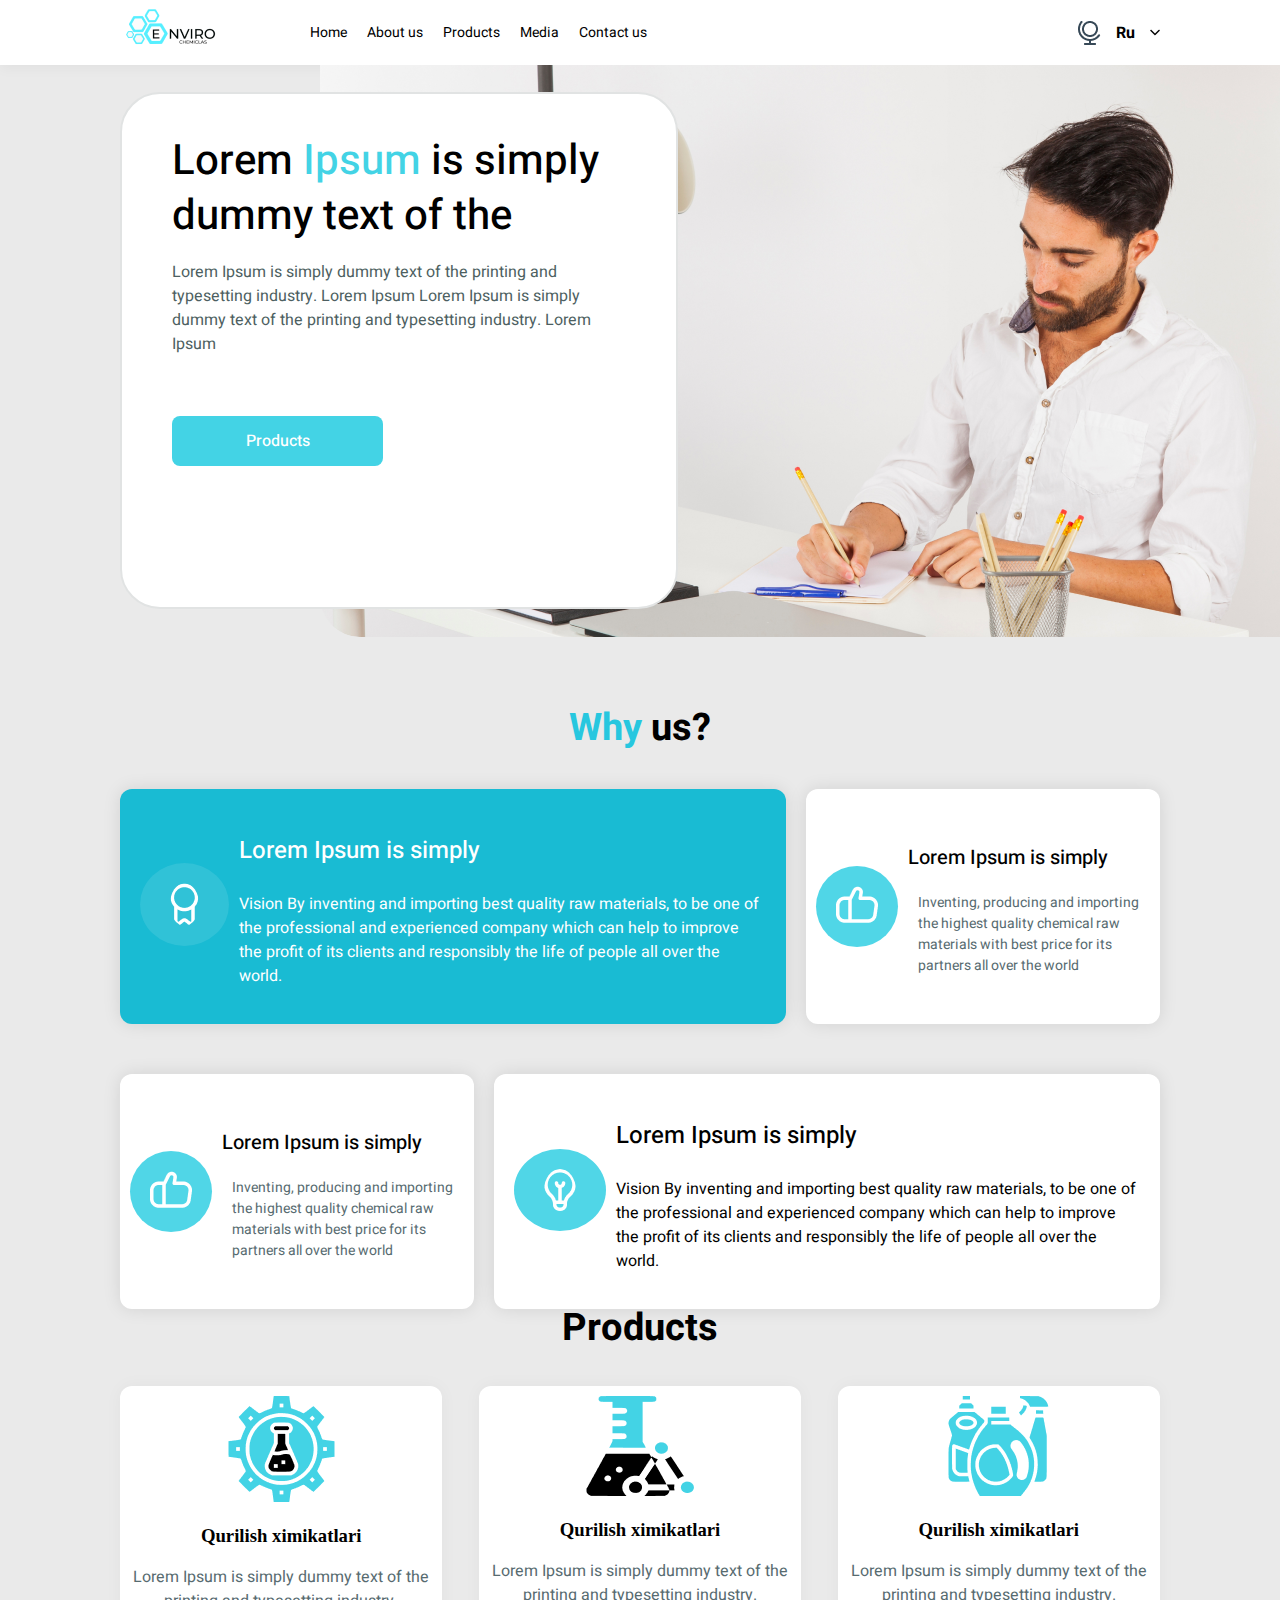
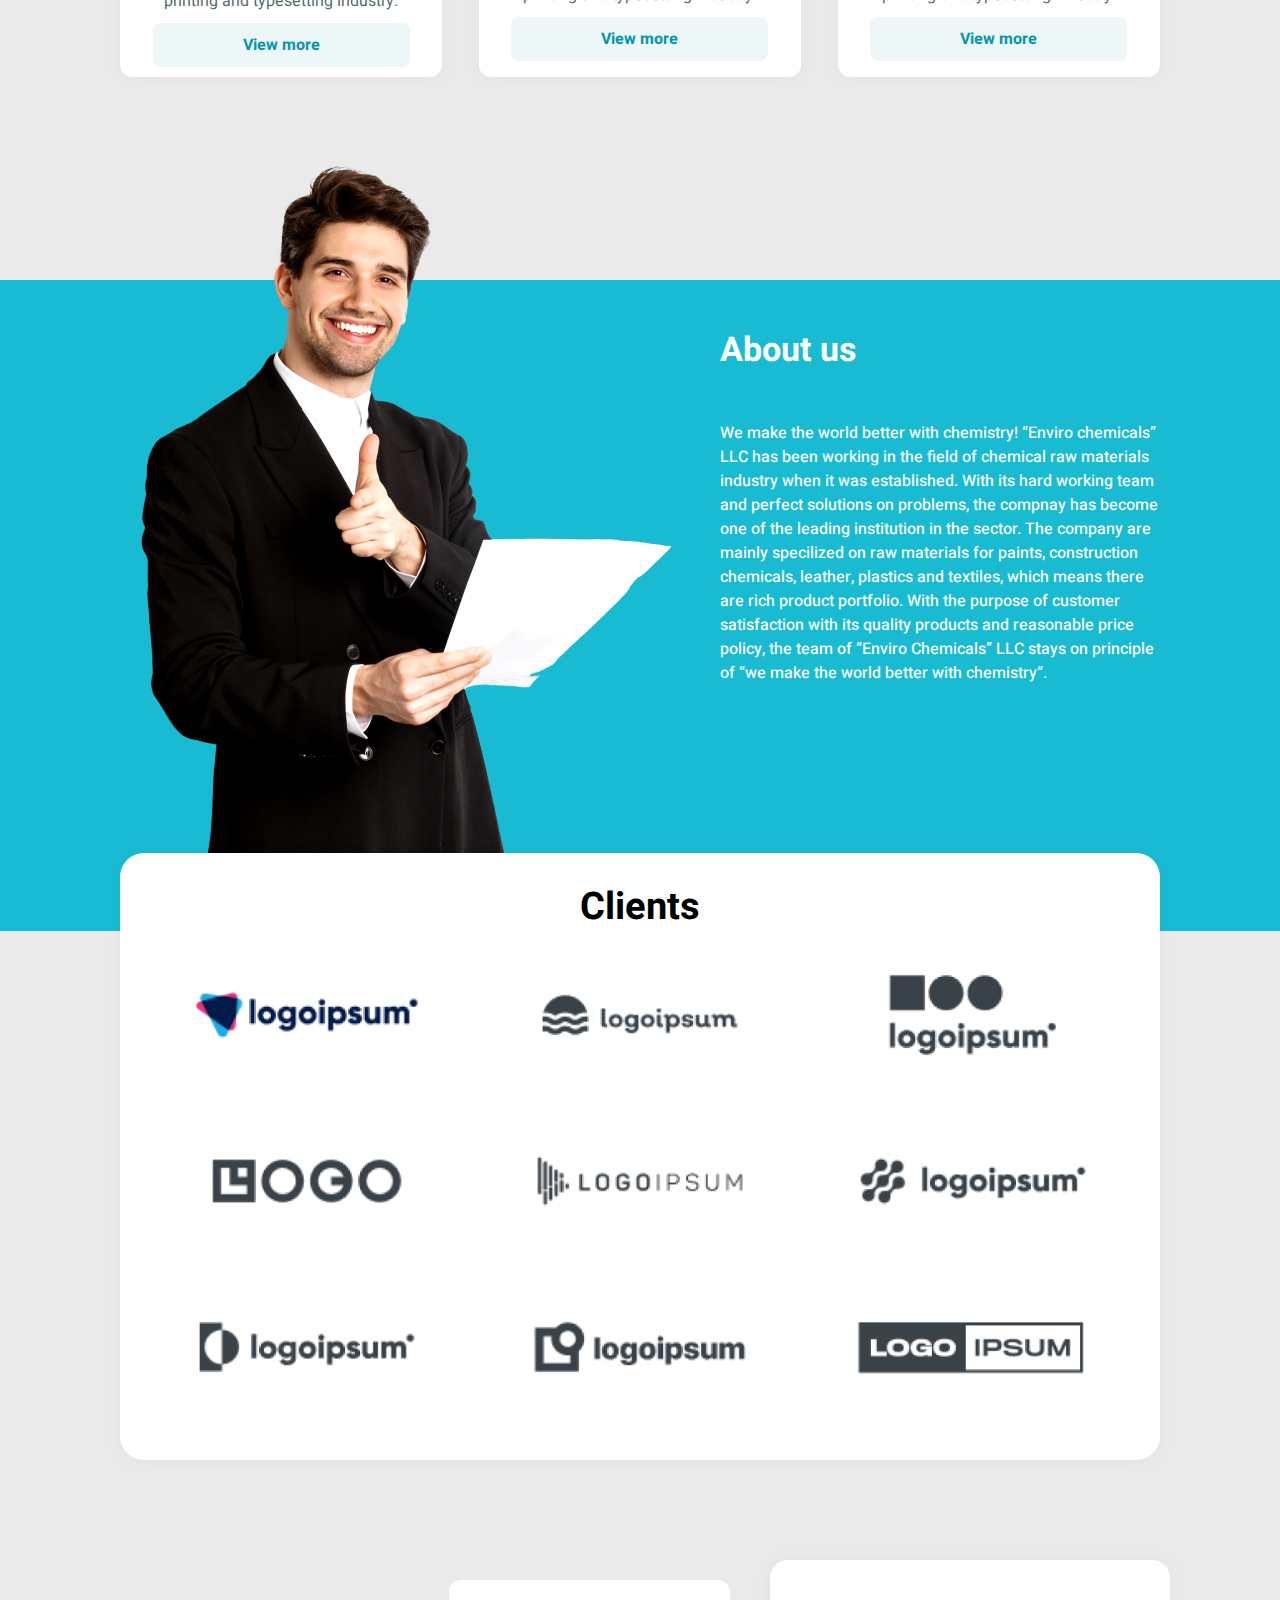
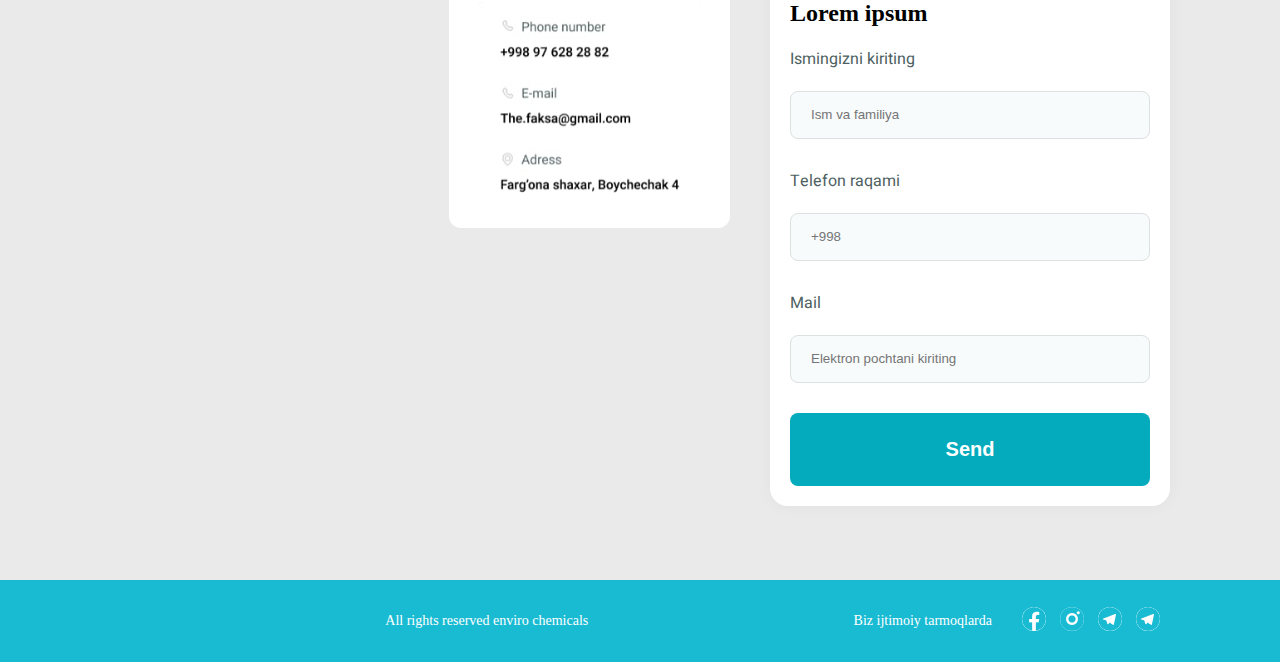
<file: index.html>
<!DOCTYPE html>
<html lang="en">
<head>
  <meta charset="UTF-8">
  <meta http-equiv="X-UA-Compatible" content="IE=edge">
  <meta name="viewport" content="width=device-width, initial-scale=1.0">
  <link rel="stylesheet" href="style.css">
  <link rel="shortcut icon" href="images/image 1 (1).png">
  <link href='https://fonts.googleapis.com/css?family=Heebo' rel='stylesheet'>
  <link rel="stylesheet" href="https://cdnjs.cloudflare.com/ajax/libs/font-awesome/6.2.0/css/all.min.css" integrity="sha512-xh6O/CkQoPOWDdYTDqeRdPCVd1SpvCA9XXcUnZS2FmJNp1coAFzvtCN9BmamE+4aHK8yyUHUSCcJHgXloTyT2A==" crossorigin="anonymous" referrerpolicy="no-referrer" />
  <title>FulFil Project</title>
</head>
<body>

  <header class="header">
    <nav class="nav">
      <a href="index.html">
        <img class="logo" alt="logo" src="images/image 1 (1).png">
      </a>
      <i id="three" class="fa-solid fa-bars"></i>
      <ul id="nav_ul">
        <li><a href="index.html">Home</a></li>
        <li><a href="about.html">About us</a></li>
        <li><a href="products.html">Products</a></li>
        <li><a href="media.html">Media</a></li>
        <li><a href="contacts.html">Contact us</a></li>
      </ul>
      <div class="header_nav_right">
        <img class="header_nav_right_img" alt="fi-rr-globe-alt" src="images/fi-rr-globe-alt.png">
        <span class="rus">Ru</span>
        <img class="vector" alt="vector1" src="images/Vector (1).png">
        <div class="lang">
          <p>Uz</p>
          <p>Eng</p>
        </div>
      </div>
    </nav>
  </header>

  <section class="top" href="index.html">
    <div class="top-left-div">
      <p class="top-left-div_text1">Lorem <span style="color: #43D3E5;" >Ipsum </span> is simply dummy text of the</p>
      <p class="top-left-div_text2">Lorem Ipsum is simply dummy text of the printing and typesetting industry. Lorem Ipsum Lorem Ipsum is simply dummy text of the printing and typesetting industry. Lorem Ipsum</p>
      <div class="top-left-div_bottom">
        <button> <span>Products</span> </button>
        <div>
          <i class="top_left_div_icon fa-solid fa-circle-chevron-left"></i>
          <i class="top_left_div_icon fa-solid fa-circle-chevron-right"></i>
        </div>
      </div>
    </div>
    <div>
      <img class="top-img" src="images/Rectangle 3.png" alt="rectangle-man" />
    </div>
  </section>

  <section class="why_us">
    <h2>Why <span>us?</span></h2>
    <div class="why_us_div">
      <div class="why_us_div_70">
        <div class="why_us_div_70_div">
          <img class="why_us_div_70_img" src="images/Vector (4).png" />
        </div>
        <div class="why_us_div_text">
          <p class="text-1">Lorem Ipsum is simply</p>
          <p class="text-2">Vision By inventing and importing best quality raw materials, to be one of the professional and experienced company which can help to improve the profit of its clients and responsibly the life of people all over the world. </p>
        </div>
      </div>
      <div class="why_us_div_right">
        <div class="why_us_div_right_img_div">
          <img src="images/Vector (6).png" />
        </div>
        <div class="why_us_div_right_right_text">
          <p class="text-11">Lorem Ipsum is simply</p>
          <p class="text-1">Inventing, producing and importing the highest quality chemical raw materials with best price for its partners all over the world</p>
        </div>
      </div>
    </div>
    <div class="why_us_div">
      <div class="why_us_div_right">
        <div class="why_us_div_right_img_div">
          <img src="images/Vector (6).png" />
        </div>
        <div class="why_us_div_right_right_text">
          <p class="text-11">Lorem Ipsum is simply</p>
          <p class="text-1">Inventing, producing and importing the highest quality chemical raw materials with best price for its partners all over the world</p>
        </div>
      </div>
      <div class="why_us_div_70 why_us_div_70_two">
        <div class="why_us_div_70_div">
          <img class="why_us_div_70_img" src="images/Vector (7).png" />
        </div>
        <div class="why_us_div_text">
          <p class="text-1">Lorem Ipsum is simply</p>
          <p class="text-2">Vision By inventing and importing best quality raw materials, to be one of the professional and experienced company which can help to improve the profit of its clients and responsibly the life of people all over the world. </p>
        </div>
      </div>
    </div>
  </section>

  <section class="products">
    <p class="p11">Products</p>
    <div class="products_div">
      <div class="products_div_32">
        <img src="images/Vector (8).png" />
        <h3>Qurilish ximikatlari</h3>
        <p class="text32">Lorem Ipsum is simply dummy text of the printing and typesetting industry.</p>
        <a class="products_div_32_a" href="products_view.html"><span>View more</span></a>
      </div>
      <div class="products_div_32">
        <img src="images/Vector (19).png" />
        <h3>Qurilish ximikatlari</h3>
        <p class="text32">Lorem Ipsum is simply dummy text of the printing and typesetting industry.</p>
        <a class="products_div_32_a" href="products_view.html"><span>View more</span></a>
      </div>
      <div class="products_div_32 thre-r">
        <img src="images/image 6 (Traced) (1).png" />
        <h3>Qurilish ximikatlari</h3>
        <p class="text32">Lorem Ipsum is simply dummy text of the printing and typesetting industry.</p>
        <a class="products_div_32_a" href="products_view.html"><span>View more</span></a>
      </div>
    </div>
  </section>

  <section class="about">
    <img alt="handsomeMan" src="images/image-handsome-businessman-black-suit-holding-document-pointing-finger-camera-praising-good-job-standing-against-white-background 1.png" />
    <div>
      <h4>About us</h4>
      <p>We make the world better with chemistry! “Enviro chemicals” LLC has been working in the field of chemical raw materials industry when it was established. With its hard working team and perfect solutions on problems, the compnay has become one of the leading institution in the sector. The company are mainly specilized on raw materials for paints, construction chemicals, leather, plastics and textiles, which means there are rich product portfolio. With the purpose of customer satisfaction with its quality products and reasonable price policy, the team of “Enviro Chemicals” LLC stays on principle of “we make the world better with chemistry“. </p>
    </div>
  </section>

  <section class="clients">
    <h3>Clients</h3>
    <div class="clients_div">
      <img class="clients_div_1" src="images/Rectangle 12.png" />
      <img class="clients_div_8" src="images/Rectangle 13.png" />
      <img class="clients_div_7" src="images/Rectangle 14.png" />
      <img class="clients_div_7" src="images/Rectangle 12 (1).png" />
      <img class="clients_div_7" src="images/Rectangle 13 (1).png" />
      <img class="clients_div_7" src="images/Rectangle 14 (1).png" />
      <img class="clients_div_7" src="images/Rectangle 12 (2).png" />
      <img class="clients_div_7" src="images/Rectangle 14 (2).png" />
      <img class="clients_div_7" src="images/Rectangle 13 (2).png" />
    </div>
    <img class="clients_img_two clients_img_two_one" src="images/Vector (11).png" />
    <img class="clients_img_two clients_img_two_two" src="images/Vector (12).png" />
  </section>

  <section class="contacts">
    <div class="contacts_left">
      <iframe class="c_img1" src="https://www.google.com/maps/embed?pb=!1m18!1m12!1m3!1d68774.85357258124!2d71.73215088667023!3d40.37676616925871!2m3!1f0!2f0!3f0!3m2!1i1024!2i768!4f13.1!3m3!1m2!1s0x38bb83431937abc5%3A0xcfa4d876b34e7bbc!2sFergana%2C%20Uzbekistan!5e0!3m2!1sen!2s!4v1667599850650!5m2!1sen!2s" width="750" height="500" style="border:0;" allowfullscreen="" loading="lazy" referrerpolicy="no-referrer-when-downgrade"></iframe>
        <img class="contacts_left_div" src="images/aaa.jpg" />
    </div>
    <form class="contacts_right">
      <h2>Lorem ipsum</h2>
      <label class="label_name">Ismingizni kiriting</label>
      <br>
      <input class="input_name" type="text" placeholder="Ism va familiya" required>
      <br>
      <label class="label_num">Telefon raqami</label>
      <br>
      <input class="input_num" type="number" placeholder="+998" required>
      <br>
      <label class="label_mail">Mail</label>
      <br>
      <input class="input_mail" type="e-mail" placeholder="Elektron pochtani kiriting" required>
      <button type="button" class="contacts_right_btn">Send</button>
    </form>
  </section>

  <div class="sendView">
    <img src="images/Vector (18).png" />
    <h2>Successfully sent!</h2>
    <p>Operators will contact you shortly!</p>
    <button type="button" class="okayBtn">Okay</button>
  </div>
  <div class="blur"></div>

  <footer class="footer">
    <div></div>
    <div class="footer-text">All rights reserved enviro chemicals </div>
    <div class="footer_right">
      <p class="footer-text">Biz ijtimoiy tarmoqlarda</p>
      <div>
        <img class="footer_icons" src="images/Vector (14).png" />
        <img class="footer_icons" src="images/Vector (15).png" />
        <img class="footer_icons" src="images/Vector (16).png" />
        <img class="footer_icons" src="images/Vector (16).png" />
      </div>
    </div>
  </footer>

  <script src="main.js"></script>
</body>
</html>
</file>
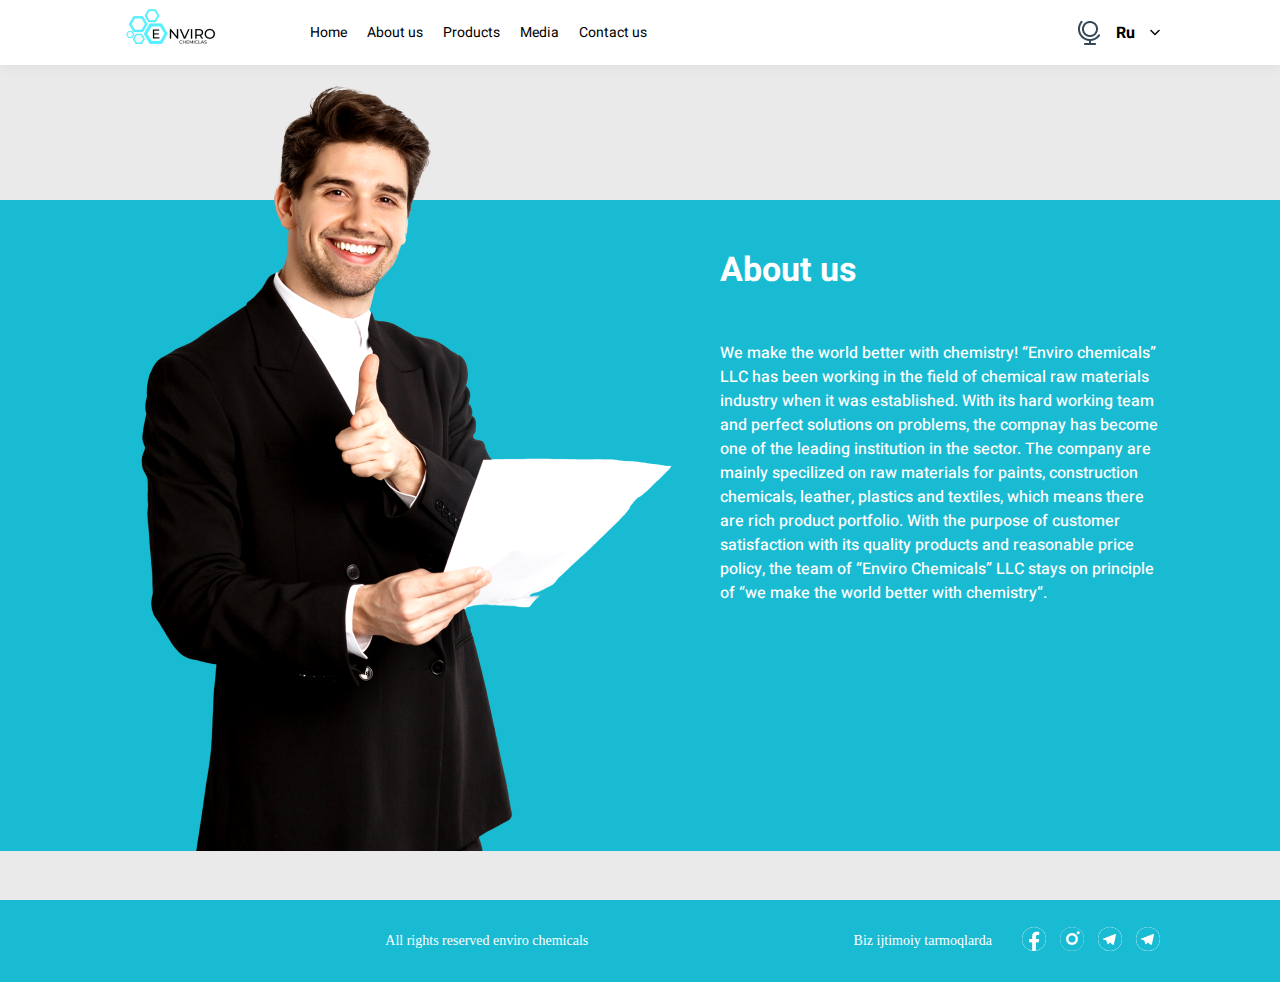
<file: about.html>
<!DOCTYPE html>
<html lang="en">
<head>
  <meta charset="UTF-8">
  <meta http-equiv="X-UA-Compatible" content="IE=edge">
  <meta name="viewport" content="width=device-width, initial-scale=1.0">
  <link rel="stylesheet" href="style.css">
  <link rel="shortcut icon" href="images/image 1 (1).png">
  <link href='https://fonts.googleapis.com/css?family=Heebo' rel='stylesheet'>
  <link rel="stylesheet" href="https://cdnjs.cloudflare.com/ajax/libs/font-awesome/6.2.0/css/all.min.css" integrity="sha512-xh6O/CkQoPOWDdYTDqeRdPCVd1SpvCA9XXcUnZS2FmJNp1coAFzvtCN9BmamE+4aHK8yyUHUSCcJHgXloTyT2A==" crossorigin="anonymous" referrerpolicy="no-referrer" />
  <title>FulFil Project</title>
</head>
<body>

  <header class="header">
    <nav class="nav">
      <a href="index.html">
        <img class="logo" alt="logo" src="images/image 1 (1).png">
      </a>
      <i id="three" class="fa-solid fa-bars"></i>
      <ul id="nav_ul">
        <li><a href="index.html">Home</a></li>
        <li><a href="about.html">About us</a></li>
        <li><a href="products.html">Products</a></li>
        <li><a href="index.html">Media</a></li>
        <li><a href="contacts.html">Contact us</a></li>
      </ul>
      <div class="header_nav_right">
        <img class="header_nav_right_img" alt="fi-rr-globe-alt" src="images/fi-rr-globe-alt.png">
        <span class="rus">Ru</span>
        <img class="vector" alt="vector1" src="images/Vector (1).png">
        <div class="lang">
          <p>Uz</p>
          <p>Eng</p>
        </div>
      </div>
    </nav>
  </header>

  <section class="about aboutHtml">
    <img alt="handsomeMan" src="images/image-handsome-businessman-black-suit-holding-document-pointing-finger-camera-praising-good-job-standing-against-white-background 1.png" />
    <div>
      <h4>About us</h4>
      <p>We make the world better with chemistry! “Enviro chemicals” LLC has been working in the field of chemical raw materials industry when it was established. With its hard working team and perfect solutions on problems, the compnay has become one of the leading institution in the sector. The company are mainly specilized on raw materials for paints, construction chemicals, leather, plastics and textiles, which means there are rich product portfolio. With the purpose of customer satisfaction with its quality products and reasonable price policy, the team of “Enviro Chemicals” LLC stays on principle of “we make the world better with chemistry“. </p>
    </div>
  </section>

  <footer class="footer about_footer">
    <div></div>
    <div class="footer-text">All rights reserved enviro chemicals </div>
    <div class="footer_right">
      <p class="footer-text">Biz ijtimoiy tarmoqlarda</p>
      <div>
        <img class="footer_icons" src="images/Vector (14).png" />
        <img class="footer_icons" src="images/Vector (15).png" />
        <img class="footer_icons" src="images/Vector (16).png" />
        <img class="footer_icons" src="images/Vector (16).png" />
      </div>
    </div>
  </footer>

  <script src="main.js"></script>
</body>
</html>
</file>
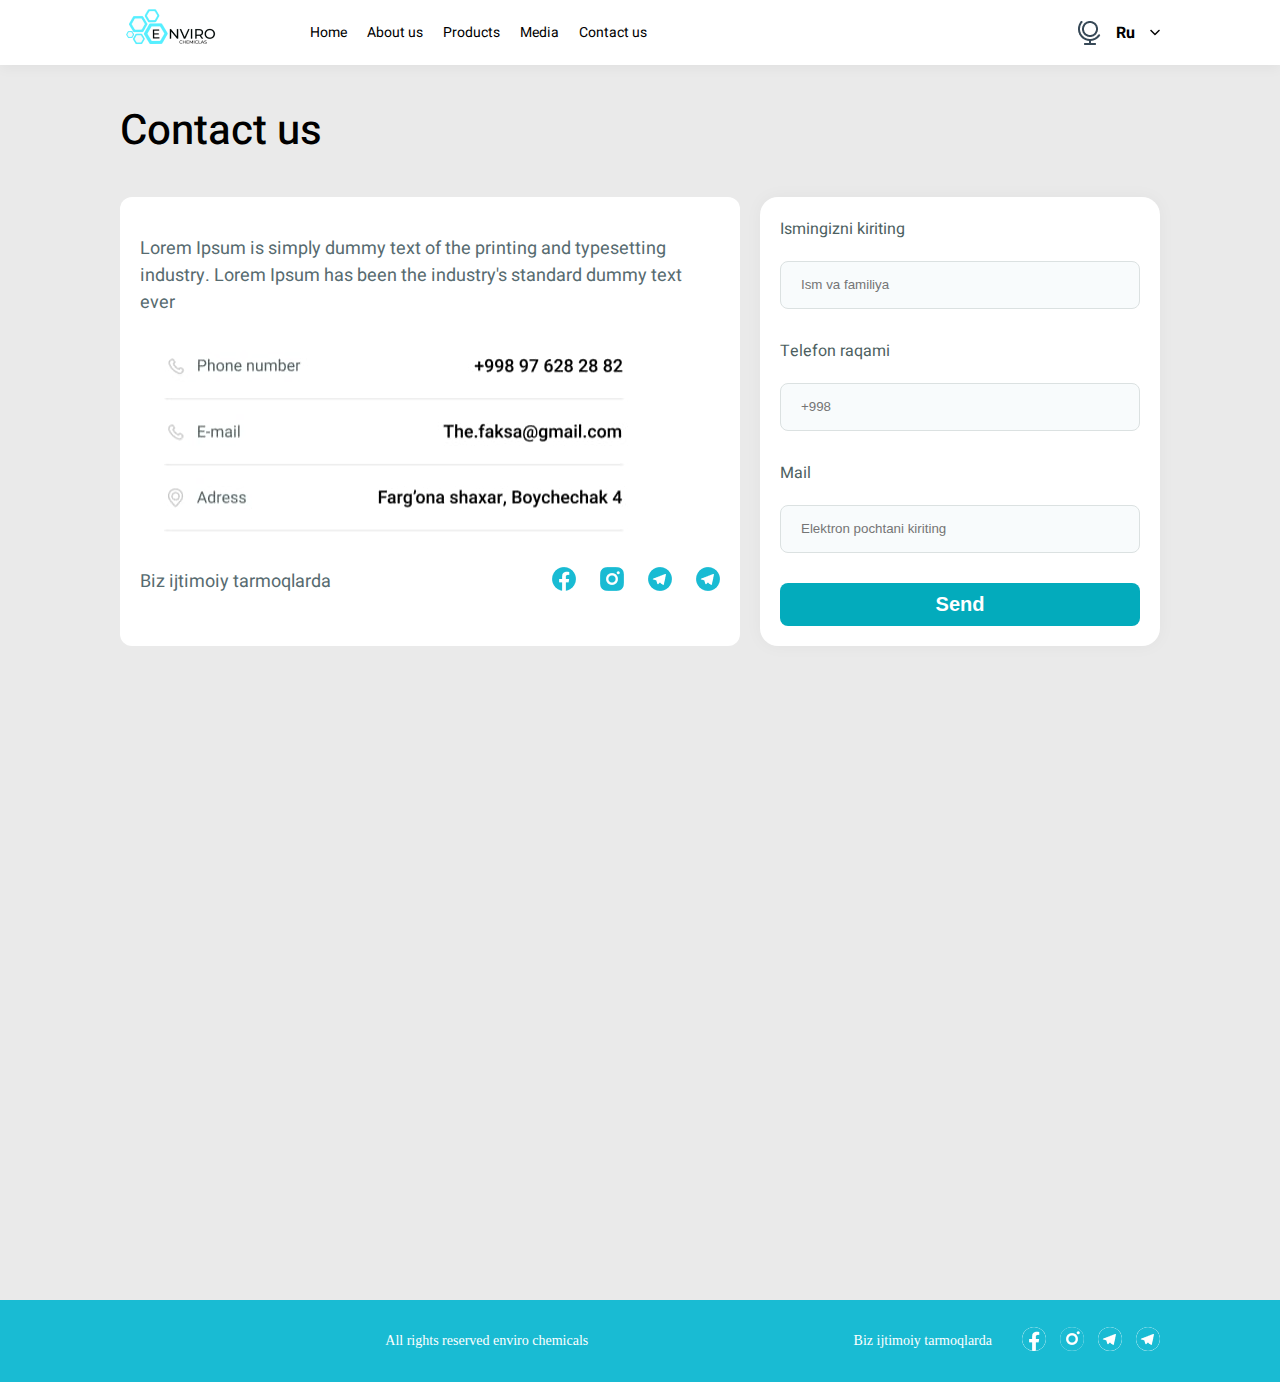
<file: contacts.html>
<!DOCTYPE html>
<html lang="en">
<head>
  <meta charset="UTF-8">
  <meta http-equiv="X-UA-Compatible" content="IE=edge">
  <meta name="viewport" content="width=device-width, initial-scale=1.0">
  <link rel="stylesheet" href="style.css">
  <link rel="stylesheet" href="contacts.css">
  <link rel="shortcut icon" href="images/image 1 (1).png">
  <link href='https://fonts.googleapis.com/css?family=Heebo' rel='stylesheet'>
  <link rel="stylesheet" href="https://cdnjs.cloudflare.com/ajax/libs/font-awesome/6.2.0/css/all.min.css" integrity="sha512-xh6O/CkQoPOWDdYTDqeRdPCVd1SpvCA9XXcUnZS2FmJNp1coAFzvtCN9BmamE+4aHK8yyUHUSCcJHgXloTyT2A==" crossorigin="anonymous" referrerpolicy="no-referrer" />
  <title>FulFil Project</title>
</head>
<body>

  <header class="header">
    <nav class="nav">
      <a href="index.html">
        <img class="logo" alt="logo" src="images/image 1 (1).png">
      </a>
      <i id="three" class="fa-solid fa-bars"></i>
      <ul id="nav_ul">
        <li><a href="index.html">Home</a></li>
        <li><a href="about.html">About us</a></li>
        <li><a href="products.html">Products</a></li>
        <li><a href="media.html">Media</a></li>
        <li><a href="contacts.html">Contact us</a></li>
      </ul>
      <div class="header_nav_right">
        <img class="header_nav_right_img" alt="fi-rr-globe-alt" src="images/fi-rr-globe-alt.png">
        <span class="rus">Ru</span>
        <img class="vector" alt="vector1" src="images/Vector (1).png">
        <div class="lang">
          <p>Uz</p>
          <p>Eng</p>
        </div>
      </div>
    </nav>
  </header>

  <div class="contact">
    <h2>Contact us </h2>
    <div class="contact_div">
      <div class="contact_div_left">
        <p>Lorem Ipsum is simply dummy text of the printing and typesetting industry. Lorem Ipsum has been the industry's standard dummy text ever </p>
        <img class="contact_div_left_img" src="images/bbb.jpg" />
        <div class="contact_div_left_bottom">
          <p>Biz ijtimoiy tarmoqlarda</p>
          <div class="contact_div_left_bottom_icons">
            <img src="images/Vector (14).png" />
            <img src="images/Vector (15).png" />
            <img src="images/Vector (16).png" />
            <img src="images/Vector (16).png" />
          </div>
        </div>
      </div>
      <div class="contact_div_right">
        <form class="contacts_right">
          <label class="label_name">Ismingizni kiriting</label>
          <br>
          <input class="input_name" type="text" placeholder="Ism va familiya" required>
          <br>
          <label class="label_num">Telefon raqami</label>
          <br>
          <input class="input_num" type="number" placeholder="+998" required>
          <br>
          <label class="label_mail">Mail</label>
          <br>
          <input class="input_mail" type="email" placeholder="Elektron pochtani kiriting" required>
          <button type="button" onclick="sendBtn2()" class="contacts_right_btn contacts_right_btn_contact">Send</button>
        </form>
      </div>
    </div>
  </div>
  <div class="relative_div">
    <iframe class="img_bottom" src="https://www.google.com/maps/embed?pb=!1m18!1m12!1m3!1d68774.85357258124!2d71.73215088667023!3d40.37676616925871!2m3!1f0!2f0!3f0!3m2!1i1024!2i768!4f13.1!3m3!1m2!1s0x38bb83431937abc5%3A0xcfa4d876b34e7bbc!2sFergana%2C%20Uzbekistan!5e0!3m2!1sen!2s!4v1667599850650!5m2!1sen!2s" style="border:0;" allowfullscreen="" loading="lazy" referrerpolicy="no-referrer-when-downgrade"></iframe>
    <!-- <img class="img_bottom" src="images/Rectangle 15 (1).png" />
    <img class="img_bottom_2" src="images/Vector (17).png" />
    <img class="img_bottom_3" src="images/image 1 (3).png" /> -->
  </div>

  
  <div class="sendView">
    <img src="images/Vector (18).png" />
    <h2>Successfully sent!</h2>
    <p>Operators will contact you shortly!</p>
    <button onclick="okayBtn2()" class="okayBtn">Okay</button>
  </div>
  <div class="blur"></div>

  <footer class="footer contacts_footer">
    <div></div>
    <div class="footer-text">All rights reserved enviro chemicals </div>
    <div class="footer_right">
      <p class="footer-text">Biz ijtimoiy tarmoqlarda</p>
      <div>
        <img class="footer_icons" src="images/Vector (14).png" />
        <img class="footer_icons" src="images/Vector (15).png" />
        <img class="footer_icons" src="images/Vector (16).png" />
        <img class="footer_icons" src="images/Vector (16).png" />
      </div>
    </div>
  </footer>

  <script src="main.js"></script>
</body>
</html>
</file>
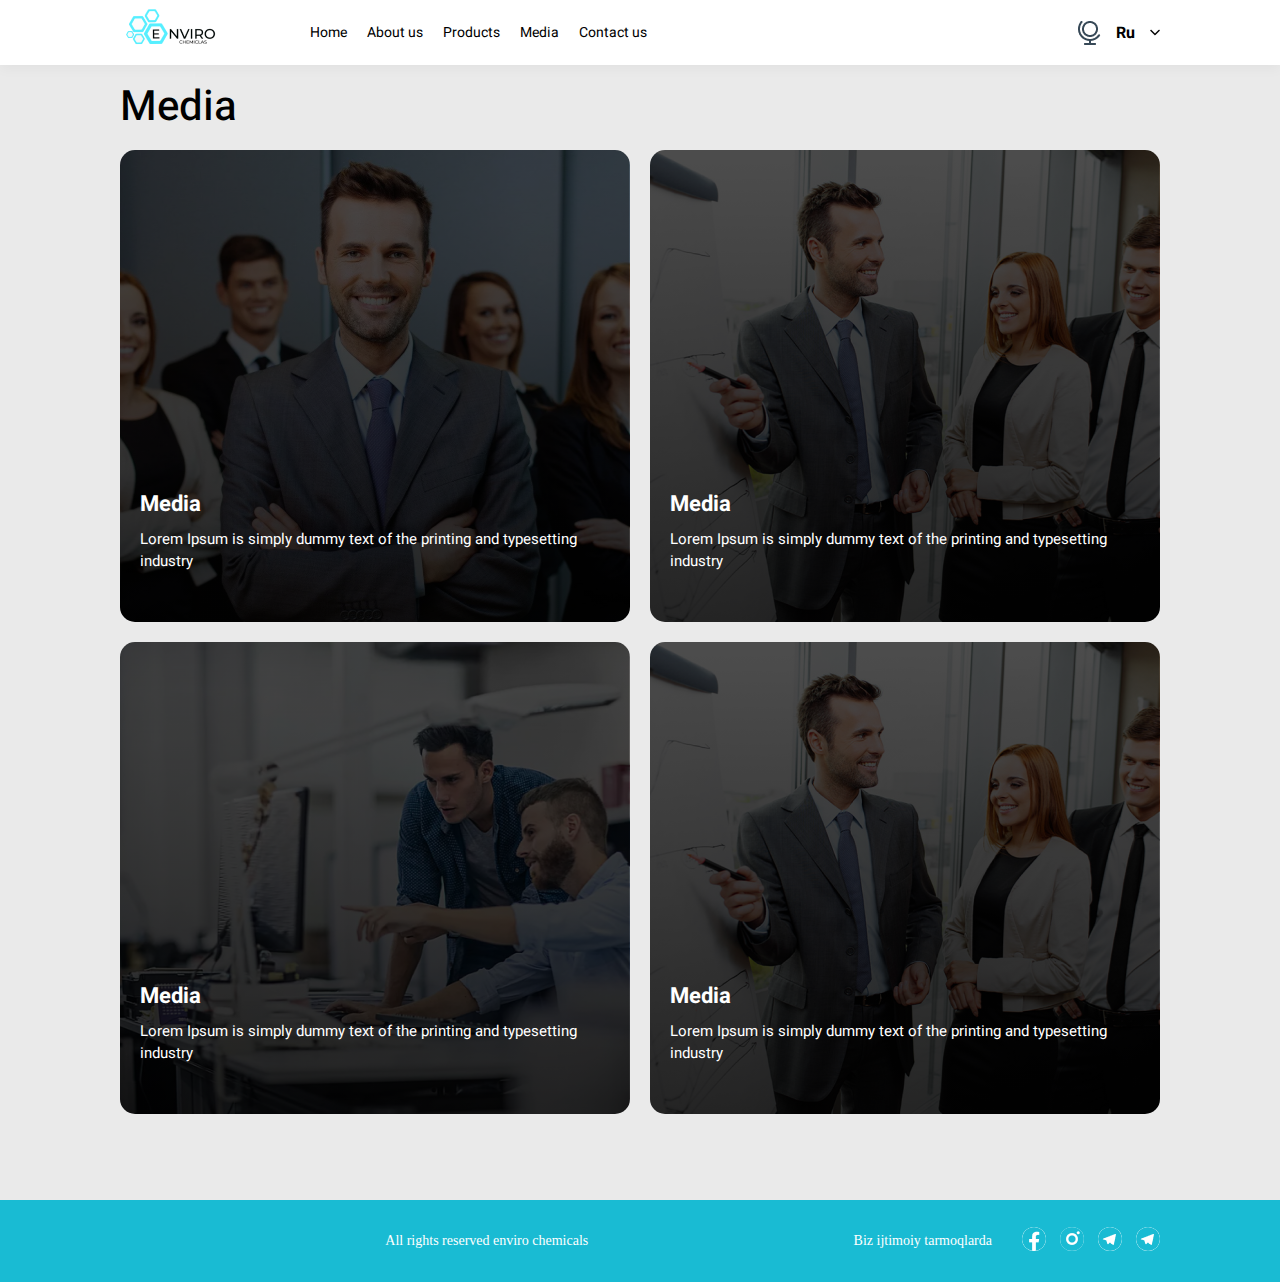
<file: media.html>
<!DOCTYPE html>
<html lang="en">
<head>
  <meta charset="UTF-8">
  <meta http-equiv="X-UA-Compatible" content="IE=edge">
  <meta name="viewport" content="width=device-width, initial-scale=1.0">
  <link rel="stylesheet" href="style.css">
  <link rel="shortcut icon" href="images/image 1 (1).png">
  <link href='https://fonts.googleapis.com/css?family=Heebo' rel='stylesheet'>
  <link rel="stylesheet" href="https://cdnjs.cloudflare.com/ajax/libs/font-awesome/6.2.0/css/all.min.css" integrity="sha512-xh6O/CkQoPOWDdYTDqeRdPCVd1SpvCA9XXcUnZS2FmJNp1coAFzvtCN9BmamE+4aHK8yyUHUSCcJHgXloTyT2A==" crossorigin="anonymous" referrerpolicy="no-referrer" />
  <title>FulFil Project</title>
</head>
<body>

  <header class="header">
    <nav class="nav">
      <a href="index.html">
        <img class="logo" alt="logo" src="images/image 1 (1).png">
      </a>
      <i id="three" class="fa-solid fa-bars"></i>
      <ul id="nav_ul">
        <li><a href="index.html">Home</a></li>
        <li><a href="about.html">About us</a></li>
        <li><a href="products.html">Products</a></li>
        <li><a href="media.html">Media</a></li>
        <li><a href="contacts.html">Contact us</a></li>
      </ul>
      <div class="header_nav_right">
        <img class="header_nav_right_img" alt="fi-rr-globe-alt" src="images/fi-rr-globe-alt.png">
        <span class="rus">Ru</span>
        <img class="vector" alt="vector1" src="images/Vector (1).png">
        <div class="lang">
          <p>Uz</p>
          <p>Eng</p>
        </div>
      </div>
    </nav>
  </header>

  <section class="media">
    <h3>Media</h3>
    <div class="media_div">
      <div class="media_div_div_one media_div_div">
        <!-- <img class="media_div_img" src="images/Rectangle 26.png" /> -->
        <p class="media_p">Media</p>
        <span class="media_span">Lorem Ipsum is simply dummy text of the printing and typesetting industry</span>
      </div>
      <div class="media_div_div_two media_div_div">
        <!-- <img src="images/Rectangle 33.png" -->
        <p class="media_p">Media</p>
        <span class="media_span">Lorem Ipsum is simply dummy text of the printing and typesetting industry</span>
      </div>
      <div class="media_div_div_three media_div_div">
        <!-- <img src="images/Rectangle 32.png" -->
        <p class="media_p">Media</p>
        <span class="media_span">Lorem Ipsum is simply dummy text of the printing and typesetting industry</span>
      </div>
      <div class="media_div_div_four media_div_div">
        <!-- <img src="images/Rectangle 31.png" -->
        <p class="media_p">Media</p>
        <span class="media_span">Lorem Ipsum is simply dummy text of the printing and typesetting industry</span>
      </div>
    </div>
  </section>

  <footer class="footer media_footer">
    <div></div>
    <div class="footer-text">All rights reserved enviro chemicals </div>
    <div class="footer_right">
      <p class="footer-text">Biz ijtimoiy tarmoqlarda</p>
      <div>
        <img class="footer_icons" src="images/Vector (14).png" />
        <img class="footer_icons" src="images/Vector (15).png" />
        <img class="footer_icons" src="images/Vector (16).png" />
        <img class="footer_icons" src="images/Vector (16).png" />
      </div>
    </div>
  </footer>

  <script src="main.js"></script>
</body>
</html>
</file>
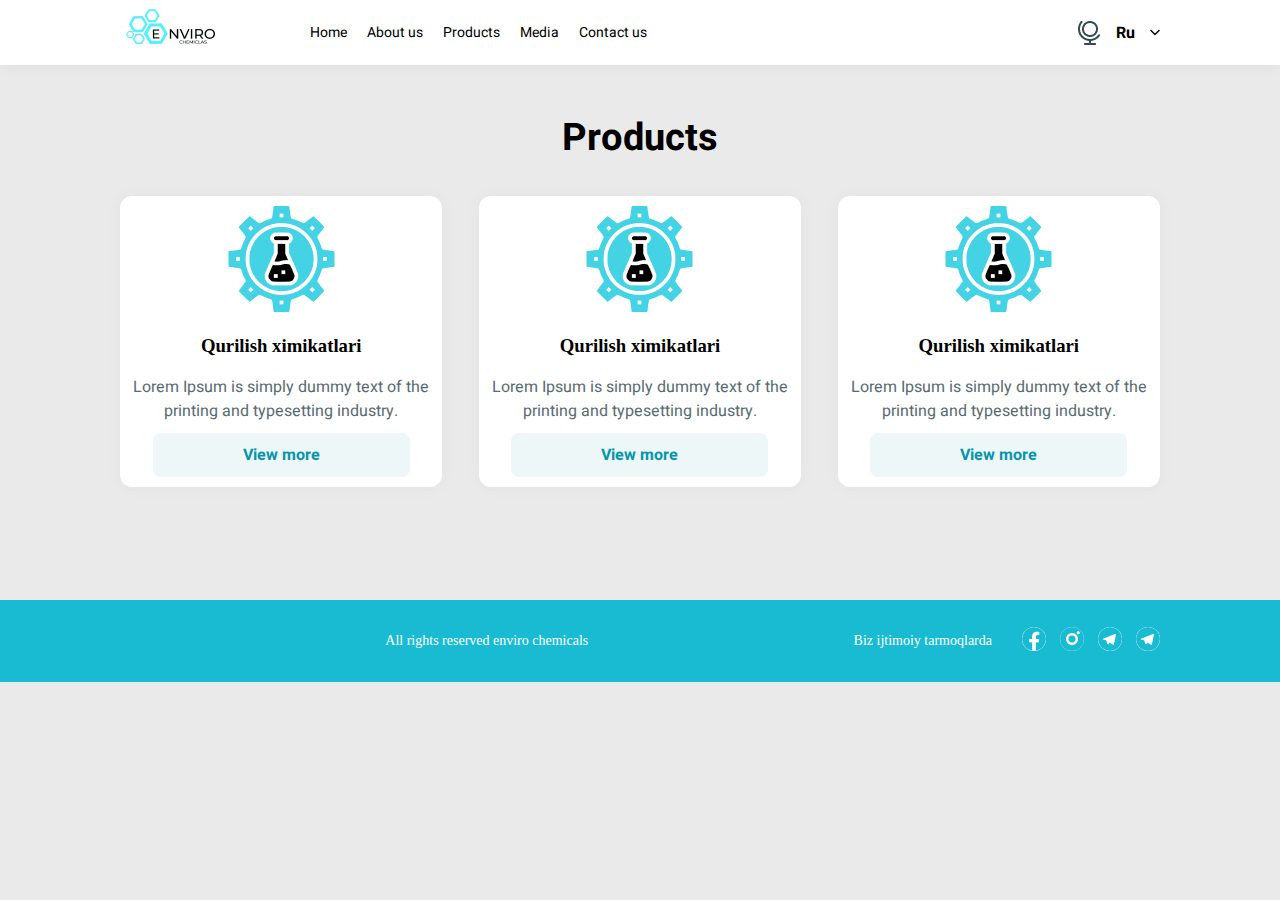
<file: products.html>
<!DOCTYPE html>
<html lang="en">
<head>
  <meta charset="UTF-8">
  <meta http-equiv="X-UA-Compatible" content="IE=edge">
  <meta name="viewport" content="width=device-width, initial-scale=1.0">
  <link rel="stylesheet" href="style.css">
  <link rel="stylesheet" href="products.css">
  <link rel="shortcut icon" href="images/image 1 (1).png">
  <link href='https://fonts.googleapis.com/css?family=Heebo' rel='stylesheet'>
  <link rel="stylesheet" href="https://cdnjs.cloudflare.com/ajax/libs/font-awesome/6.2.0/css/all.min.css" integrity="sha512-xh6O/CkQoPOWDdYTDqeRdPCVd1SpvCA9XXcUnZS2FmJNp1coAFzvtCN9BmamE+4aHK8yyUHUSCcJHgXloTyT2A==" crossorigin="anonymous" referrerpolicy="no-referrer" />
  <title>FulFil Project</title>
</head>
<body>

  <header class="header">
    <nav class="nav">
      <a href="index.html">
        <img class="logo" alt="logo" src="images/image 1 (1).png">
      </a>
      <i id="three" class="fa-solid fa-bars"></i>
      <ul id="nav_ul">
        <li><a href="index.html">Home</a></li>
        <li><a href="about.html">About us</a></li>
        <li><a href="products.html">Products</a></li>
        <li><a href="media.html">Media</a></li>
        <li><a href="contacts.html">Contact us</a></li>
      </ul>
      <div class="header_nav_right">
        <img class="header_nav_right_img" alt="fi-rr-globe-alt" src="images/fi-rr-globe-alt.png">
        <span class="rus">Ru</span>
        <img class="vector" alt="vector1" src="images/Vector (1).png">
        <div class="lang">
          <p>Uz</p>
          <p>Eng</p>
        </div>
      </div>
    </nav>
  </header>

  <section href="products" class="products products_href">
    <p>Products</p>
    <div class="products_div">
      <div class="products_div_32">
        <img src="images/Vector (8).png" />
        <h3>Qurilish ximikatlari</h3>
        <p class="text32">Lorem Ipsum is simply dummy text of the printing and typesetting industry.</p>
        <a class="products_div_32_a" href="products_view.html"><span>View more</span></a>
      </div>
      <div class="products_div_32">
        <img src="images/Vector (8).png" />
        <h3>Qurilish ximikatlari</h3>
        <p class="text32">Lorem Ipsum is simply dummy text of the printing and typesetting industry.</p>
        <a class="products_div_32_a" href="products_view.html"><span>View more</span></a>
      </div>
      <div class="products_div_32 thre-r">
        <img src="images/Vector (8).png" />
        <h3>Qurilish ximikatlari</h3>
        <p class="text32">Lorem Ipsum is simply dummy text of the printing and typesetting industry.</p>
        <a class="products_div_32_a" href="products_view.html"><span>View more</span></a>
      </div>
    </div>
  </section>

  <footer class="footer products_footer">
    <div></div>
    <div class="footer-text">All rights reserved enviro chemicals </div>
    <div class="footer_right">
      <p class="footer-text">Biz ijtimoiy tarmoqlarda</p>
      <div>
        <img class="footer_icons" src="images/Vector (14).png" />
        <img class="footer_icons" src="images/Vector (15).png" />
        <img class="footer_icons" src="images/Vector (16).png" />
        <img class="footer_icons" src="images/Vector (16).png" />
      </div>
    </div>
  </footer>
  
  <script src="main.js"></script>

</body>
</html>
</file>
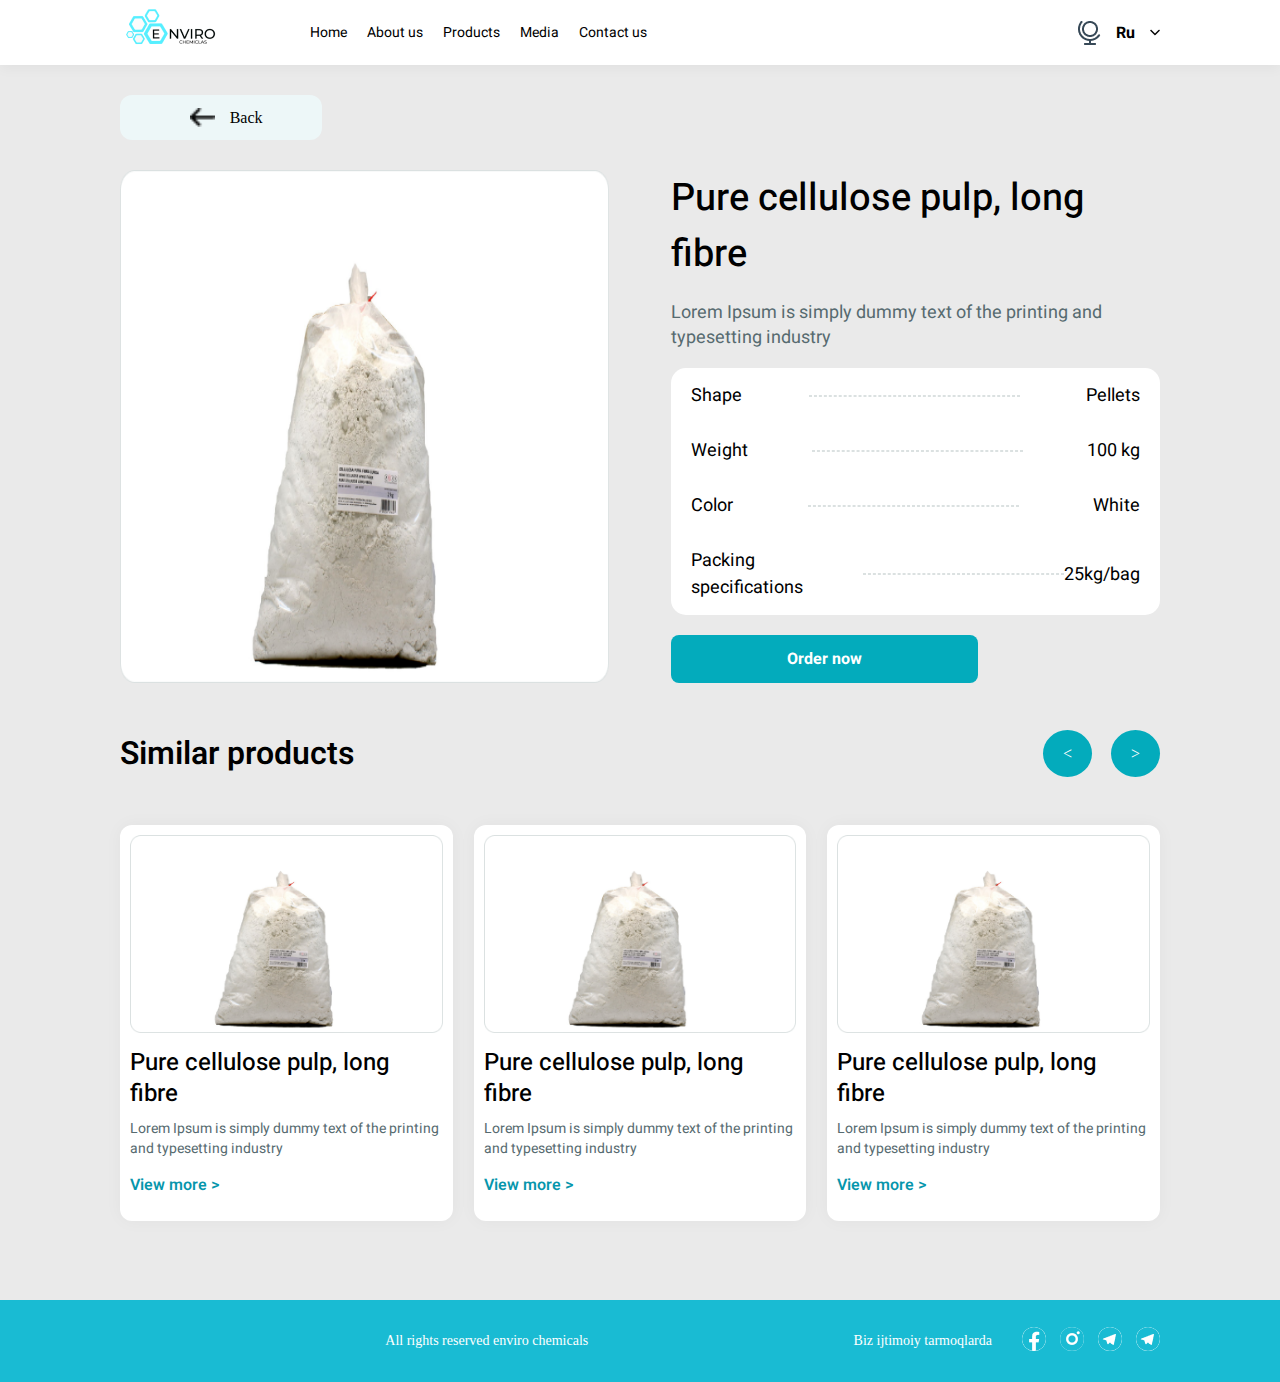
<file: products_next_href.html>
<!DOCTYPE html>
<html lang="en">
<head>
  <meta charset="UTF-8">
  <meta http-equiv="X-UA-Compatible" content="IE=edge">
  <meta name="viewport" content="width=device-width, initial-scale=1.0">
  <link rel="stylesheet" href="style.css">
  <link rel="stylesheet" href="products.css">
  <link rel="shortcut icon" href="images/image 1 (1).png">
  <link href='https://fonts.googleapis.com/css?family=Heebo' rel='stylesheet'>
  <link rel="stylesheet" href="https://cdnjs.cloudflare.com/ajax/libs/font-awesome/6.2.0/css/all.min.css" integrity="sha512-xh6O/CkQoPOWDdYTDqeRdPCVd1SpvCA9XXcUnZS2FmJNp1coAFzvtCN9BmamE+4aHK8yyUHUSCcJHgXloTyT2A==" crossorigin="anonymous" referrerpolicy="no-referrer" />
  <title>FulFil Project</title>
</head>
<body>

  <header class="header">
    <nav class="nav">
      <a href="index.html">
        <img class="logo" alt="logo" src="images/image 1 (1).png">
      </a>
      <i id="three" class="fa-solid fa-bars"></i>
      <ul id="nav_ul">
        <li><a href="index.html">Home</a></li>
        <li><a href="index.html">About us</a></li>
        <li><a href="products_next_href.html">Products</a></li>
        <li><a href="media.html">Media</a></li>
        <li><a href="contacts.html">Contact us</a></li>
      </ul>
      <div class="header_nav_right">
        <img class="header_nav_right_img" alt="fi-rr-globe-alt" src="images/fi-rr-globe-alt.png">
        <span class="rus">Ru</span>
        <img class="vector" alt="vector1" src="images/Vector (1).png">
        <div class="lang">
          <p>Uz</p>
          <p>Eng</p>
        </div>
      </div>
    </nav>
  </header>

  <a class="products_two" href="products_view.html">
    <img src="images/Vector (10).png" />
    <span>Back</span>
  </a>
  
  <div class="products_top">
    <img src="images/Rectangle 24.png" />
    <div class="products_top_right">
      <h2>Pure cellulose pulp, long fibre</h2>
      <p>Lorem Ipsum is simply dummy text of the printing and typesetting industry</p>
      <div class="products_top_right_div radiustop">
        <span class="span1">Shape</span>
        <img class="images/Line 6.png" />
        <span class="span2">Pellets</span>
      </div>
      <div class="products_top_right_div">
        <span class="span1">Weight</span>
        <img class="images/Line 6.png" />
        <span class="span2">100 kg</span>
      </div>
      <div class="products_top_right_div">
        <span class="span1">Color</span>
        <img class="images/Line 6.png" />
        <span class="span2">White</span>
      </div>
      <div class="products_top_right_div radiusbottom">
        <span class="span1">Packing specifications</span>
        <img class="images/Line 6.png" />
        <span class="span2">25kg/bag</span>
      </div>
      <button id="orderNow" type="button" onclick="orderNow()">Order now</button>
    </div>
  </div>

  <div class="products_center">
    <h3>Similar products</h3>
    <div>
      <span><</span>
      <span>></span>
    </div>
  </div>

  <div class="products_bottom">
    <div class="products_bottom_33">
      <img src="images/Rectangle 23 (1).png" />
      <p class="products_bottom_33_p1">Pure cellulose pulp, long fibre</p>
      <span>Lorem Ipsum is simply dummy text of the printing and typesetting industry</span>
      <p class="products_bottom_33_p2">View more ></p>
    </div>
    <div class="products_bottom_33 products_bottom_332">
      <img src="images/Rectangle 23 (1).png" />
      <p class="products_bottom_33_p1">Pure cellulose pulp, long fibre</p>
      <span>Lorem Ipsum is simply dummy text of the printing and typesetting industry</span>
      <p class="products_bottom_33_p2">View more ></p>
    </div>
    <div class="products_bottom_33 products_bottom_333">
      <img src="images/Rectangle 23 (1).png" />
      <p class="products_bottom_33_p1">Pure cellulose pulp, long fibre</p>
      <span>Lorem Ipsum is simply dummy text of the printing and typesetting industry</span>
      <p class="products_bottom_33_p2">View more ></p>
    </div>
  </div>

  <footer class="footer products_next_href_footer">
    <div></div>
    <div class="footer-text">All rights reserved enviro chemicals </div>
    <div class="footer_right">
      <p class="footer-text">Biz ijtimoiy tarmoqlarda</p>
      <div>
        <img class="footer_icons" src="images/Vector (14).png" />
        <img class="footer_icons" src="images/Vector (15).png" />
        <img class="footer_icons" src="images/Vector (16).png" />
        <img class="footer_icons" src="images/Vector (16).png" />
      </div>
    </div>
  </footer>

  <script src="main.js"></script>

</body>
</html>
</file>
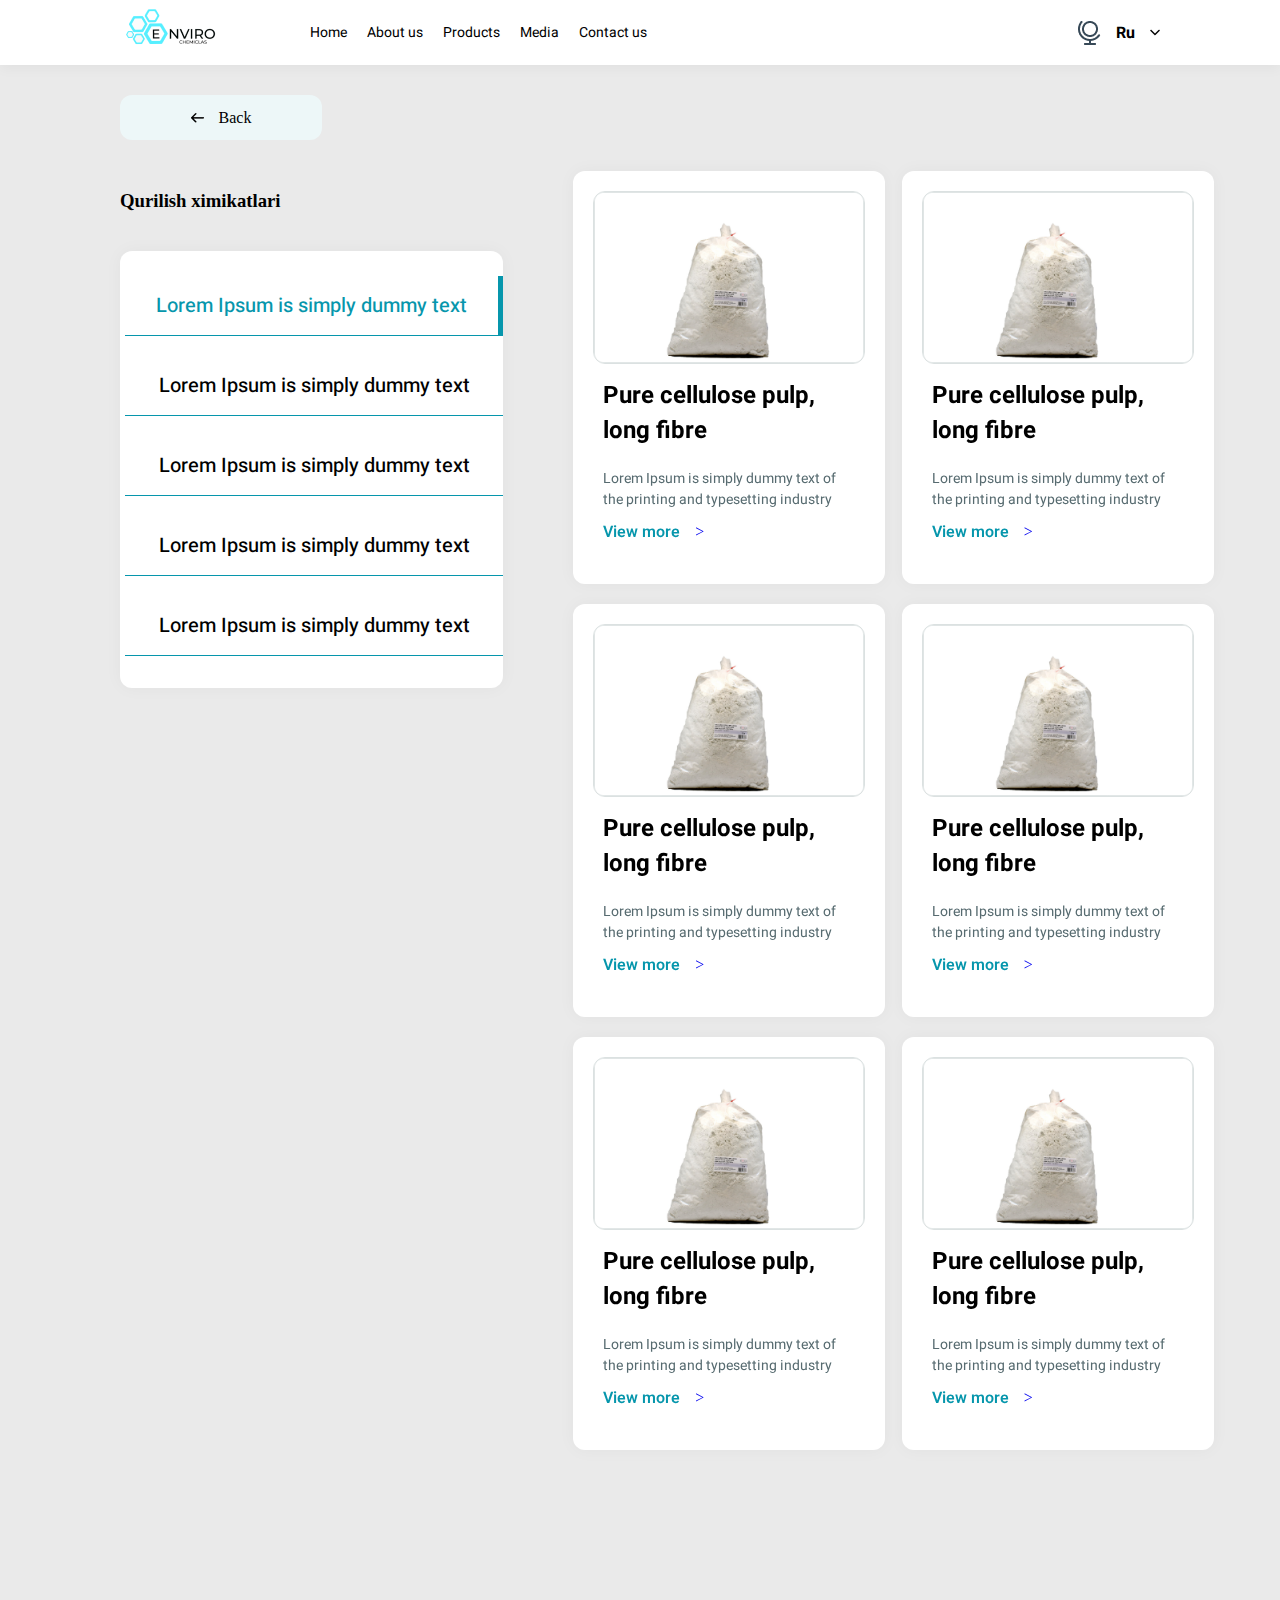
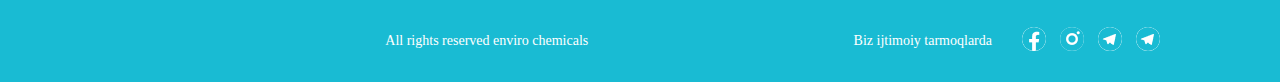
<file: products_view.html>
<!DOCTYPE html>
<html lang="en">
<head>
  <meta charset="UTF-8">
  <meta http-equiv="X-UA-Compatible" content="IE=edge">
  <meta name="viewport" content="width=device-width, initial-scale=1.0">
  <link rel="stylesheet" href="style.css">
  <link rel="stylesheet" href="products.css">
  <link rel="shortcut icon" href="images/image 1 (1).png">
  <link href='https://fonts.googleapis.com/css?family=Heebo' rel='stylesheet'>
  <link rel="stylesheet" href="https://cdnjs.cloudflare.com/ajax/libs/font-awesome/6.2.0/css/all.min.css" integrity="sha512-xh6O/CkQoPOWDdYTDqeRdPCVd1SpvCA9XXcUnZS2FmJNp1coAFzvtCN9BmamE+4aHK8yyUHUSCcJHgXloTyT2A==" crossorigin="anonymous" referrerpolicy="no-referrer" />
  <title>FulFil Project</title>
</head>
<body>

  <header class="header">
    <nav class="nav">
      <a href="index.html">
        <img class="logo" alt="logo" src="images/image 1 (1).png">
      </a>
      <i id="three" class="fa-solid fa-bars"></i>
      <ul id="nav_ul">
        <li><a href="index.html">Home</a></li>
        <li><a href="about.html">About us</a></li>
        <li><a href="products_view.html">Products</a></li>
        <li><a href="media.html">Media</a></li>
        <li><a href="contacts.html">Contact us</a></li>
      </ul>
      <div class="header_nav_right">
        <img class="header_nav_right_img" alt="fi-rr-globe-alt" src="images/fi-rr-globe-alt.png">
        <span class="rus">Ru</span>
        <img class="vector" alt="vector1" src="images/Vector (1).png">
        <div class="lang">
          <p>Uz</p>
          <p>Eng</p>
        </div>
      </div>
    </nav>
  </header>

  <a href="products.html" class="backBtn">
    <img src="images/Vector (9).png" />
    <p>Back</p>
  </a>

  <h3 class="product_services_h3">Qurilish ximikatlari</h3>
  <div class="products_service">
    <div class="products_service_left">
      <p class="products_service_left_text products_service_left_text_active">Lorem Ipsum is simply dummy text</p>
      <p class="products_service_left_text">Lorem Ipsum is simply dummy text</p>
      <p class="products_service_left_text">Lorem Ipsum is simply dummy text</p>
      <p class="products_service_left_text">Lorem Ipsum is simply dummy text</p>
      <p class="products_service_left_text">Lorem Ipsum is simply dummy text</p>
      <p class="products_service_left_text">Lorem Ipsum is simply dummy text</p>
      <p class="products_service_left_text">Lorem Ipsum is simply dummy text</p>
      <p class="products_service_left_text">Lorem Ipsum is simply dummy text</p>
    </div>
    <div class="products_service_right">
      <div class="products_service_right_div">
        <img src="images/Rectangle 23.png" />
        <h5>Pure cellulose pulp, long fibre</h5>
        <p>Lorem Ipsum is simply dummy text of the printing and typesetting industry</p>
        <a href="products_next_href.html">
          <span class="ptext">View more</span>
          <span>></span>
        </a>
      </div>
      <div class="products_service_right_div">
        <img src="images/Rectangle 23.png" />
        <h5>Pure cellulose pulp, long fibre</h5>
        <p>Lorem Ipsum is simply dummy text of the printing and typesetting industry</p>
        <a href="products_next_href.html">
          <span class="ptext">View more</span>
          <span>></span>
        </a>
      </div>
      <div class="products_service_right_div">
        <img src="images/Rectangle 23.png" />
        <h5>Pure cellulose pulp, long fibre</h5>
        <p>Lorem Ipsum is simply dummy text of the printing and typesetting industry</p>
        <a href="products_next_href.html">
          <span class="ptext">View more</span>
          <span>></span>
        </a>
      </div>
      <div class="products_service_right_div">
        <img src="images/Rectangle 23.png" />
        <h5>Pure cellulose pulp, long fibre</h5>
        <p>Lorem Ipsum is simply dummy text of the printing and typesetting industry</p>
        <a href="products_next_href.html">
          <span class="ptext">View more</span>
          <span>></span>
        </a>
      </div>
      <div class="products_service_right_div">
        <img src="images/Rectangle 23.png" />
        <h5>Pure cellulose pulp, long fibre</h5>
        <p>Lorem Ipsum is simply dummy text of the printing and typesetting industry</p>
        <a href="products_next_href.html">
          <span class="ptext">View more</span>
          <span>></span>
        </a>
      </div>
      <div class="products_service_right_div">
        <img src="images/Rectangle 23.png" />
        <h5>Pure cellulose pulp, long fibre</h5>
        <p>Lorem Ipsum is simply dummy text of the printing and typesetting industry</p>
        <a href="products_next_href.html">
          <span class="ptext">View more</span>
          <span>></span>
        </a>
      </div>
    </div>
  </div>

  <footer class="footer products_view_footer">
    <div></div>
    <div class="footer-text">All rights reserved enviro chemicals </div>
    <div class="footer_right">
      <p class="footer-text">Biz ijtimoiy tarmoqlarda</p>
      <div>
        <img class="footer_icons" src="images/Vector (14).png" />
        <img class="footer_icons" src="images/Vector (15).png" />
        <img class="footer_icons" src="images/Vector (16).png" />
        <img class="footer_icons" src="images/Vector (16).png" />
      </div>
    </div>
  </footer>

  <script src="main.js"></script>

</body>
</html>
</file>
<file: style.css>
* {
  box-sizing: border-box;
}

body {
  margin: 0;
  padding: 0;
  font-family: "Heebo" sans-serif;  
  background: #EAEAEA;
}

.header {
  padding-left: 120px;
  padding-right: 120px;
  margin: auto;
  height: 65px;
  background: #FFFFFF;
  box-shadow: 0px 4px 12px rgba(0, 0, 0, 0.04);
}

.nav {
  padding-top: 5px;
  display: flex;
  justify-content: space-between;
  align-items: center;
  position: relative;
}

.logo {
  width: 101px;
  height: 51px;   
}

.nav ul {
  position: absolute;
  display: flex;
  left: 150px;
  justify-content: space-between;
  align-items: center;
}

.nav ul li {
  list-style: none;
}

.nav ul li a {
  text-decoration: none;
  margin-right: 20px;
  font-family: 'Heebo';
  font-style: normal;
  font-weight: 400;
  font-size: 14px;
  line-height: 21px;
  color: #000;
}

.nav ul li a:hover {
  color: #43D3E5;
}

.header_nav_right {
  display: flex;
  justify-content: space-between;
  align-items: center;;
  cursor: pointer;
}

.header_nav_right span {
  margin: 0 15px;
  font-family: 'Heebo';
  font-style: normal;
  font-size: 16px;
  line-height: 150%;
  color: #000000;
  font-weight: bold;
}

.lang {
  position: absolute;
  width: 94px;
  height: 76px;
  top: 51px;
  right: 0;
  background: #FFFFFF;
  box-shadow: 0px 0px 18px rgba(0, 0, 0, 0.08);
  border-radius: 8px;
  transform: translateY(-10px);
  cursor: grab;
  opacity: 0;
  transition: all 0.2s linear;
  z-index: 100;
}

.lang p {
  text-align: center;
  margin: 10px 0 5px 0;
  font-size: 16px;
  font-family: 'Heebo';
  font-weight: bold;
}

.lang p:hover {
  color:#43D3E5;
}

.header_nav_right:hover .lang {
  transform: none;
  opacity: 1;
}

#three {
  display: none;
}
.important {
  display: block !important;
}

@media (max-width: 860px){
  .nav ul {
    left: 80px;
  }
}

@media (max-width: 747px) {
  .header {
    padding-left: 80px;
    padding-right: 80px;
  }
}

@media (max-width: 718px) {
  .header {
    padding-left: 40px;
    padding-right: 40px;
  }
}

@media (max-width: 790px) {
  #nav_ul {
    display: none;
    justify-content: center;
    align-items: center;
    position: absolute;
    top: 40px;
    left: 0;
    right: 0;
    flex-direction: column;
    height: 280px;
    width: 100%;
    background-color: rgb(127, 218, 230);
    border-radius: 4px;
    text-align: center;
    padding-top: 50px;
    font-weight: bold !important;
    font-size: 30px;
    z-index: 20;
  }
  #three {
    display: block !important;
  }
  .header {
    padding-left: 20px;
    padding-right: 20px;
  }
}

@media (max-width: 400px) {
  #three {
    margin-left: 10px;
  }
}

.top {
  display: flex;
  justify-content: space-between;
}

.top-img {
  width: 960px;
  height: 572px;
  border-radius: 0px 0px 0px 40px;
  position: absolute;
  right: 0;
}

.top-left-div {
  position: absolute;
  width: 558px;
  height: 517px;
  left: 120px;
  top: 92px;
  background: #FFFFFF;
  border: 2px solid #E1E3E3;
  border-radius: 40px;
  z-index: 10;
  padding: 40px 50px;
}

.top-left-div_text1 {
  width: 430px;
  height: 110px;
  font-family: 'Heebo';
  font-style: normal;
  font-weight: 500;
  font-size: 42px;
  line-height: 130%;
  margin: 0;
}

.top-left-div_text2  {
  width: 438px;
  height: 96px;
  font-family: 'Heebo';
  font-style: normal;
  font-weight: 400;
  font-size: 16px;
  line-height: 150%;
  color: #4D5F61;
}

.top-left-div_bottom {
  display: flex;
  justify-content: space-between;
  align-items: center;
  margin-top: 60px;
}

.top-left-div_bottom button {
  display: flex;
  flex-direction: row;
  align-items: flex-start;
  padding: 13px 73px;
  gap: 10px;
  width: 211px;
  height: 50px;
  left: 170px;
  top: 474px;
  background: #43D3E5;
  border-radius: 8px;
  border: none;
}

.top-left-div_bottom button span {
  width: 65px;
  height: 24px;
  font-family: 'Heebo';
  font-style: normal;
  font-weight: 500;
  font-size: 16px;
  line-height: 150%;
  color: #FFFFFF;
}

.top_left_div_icon {
  font-size: 37px;
  margin-left: 10px;
  color: #03ABBC;
  cursor: pointer;
}

@media (max-width: 770px) {
  .top-left-div {
    width: 500px;
    height: 490px;
    left: 100px;
  }
}

@media (max-width: 650px) {
  .top-left-div {
    left: 80px;
  }
}

@media (max-width: 615px) {
  .top-left-div {
    left: 50px;
  }
}

@media (max-width: 570px) {
  .top-left-div {
    left: 25px;
  }
}

@media (max-width: 515px) {
  .top-left-div {
    padding: 20px 30px;
  }
  .top-left-div_text1 {
    width: 384px;
    height: 162px;
  }

  .top-left-div {
    width: 411px;
    height: 388px;
  }
  
  .top-left-div_text2 {
    width: 275px;
    height: 105px;
  }

  .top-left-div_bottom {
    margin-top: 25px;
  }
}

@media (max-width: 444px){
  .top-left-div {
    left: 1px;
  }
}

@media (max-width: 400px) {
  .top-left-div {
    position: absolute;
    width: 311px;
    height: 288px;
    left: 32px;
    top: 307px;
    background: #FFFFFF;
    border: 1px solid #E1E3E3;
    padding: 20px;
  }

  .top-img {
    position: absolute;
    width: 335px;
    height: 263px;
    left: 20px;
    top: 89px;
    border-radius: 12px
  }

  .top-left-div_text1 {
    width: 284px;
    height: 62px;
    font-family: 'Heebo';
    font-style: normal;
    font-weight: 500;
    font-size: 24px;
    line-height: 130%;
  }

  .top-left-div_text2 {
    width: 275px;
    height: 105px;
    font-family: 'Heebo';
    font-style: normal;
    font-weight: 400;
    font-size: 14px;
    line-height: 150%;
  }

  .top-left-div_bottom button {
    margin-top: -100px;
    margin-left: 25px;
  }

  .top-left-div_bottom {
    margin-top:50px;
  }

  .fa-circle-chevron-left {
    position: absolute;
    top: 40%;
    left: -30px;
    z-index: 20;
    cursor: pointer;
  }

  .fa-circle-chevron-right {
    position: absolute;
    top: 40%;
    right: -16px;
    cursor: pointer;
    z-index: 20;
  }
}

.why_us {
  position: absolute;
  top: 700px;
  padding-left: 120px;
  padding-right: 120px;
}

.why_us h2 {
  width: 144px;
  height: 49px;
  font-family: 'Heebo';
  font-weight: 700;
  font-size: 38px;
  color: #27C7DF;
  text-align: center;
  margin: auto;
  margin-bottom: 40px;
}

.why_us h2 span {
  color: #000;
}

.why_us_div {
  display: flex;
  justify-content: space-between;
  flex-wrap: wrap;
  margin-bottom: 50px;
}

.why_us_div_70 {
  width: 64%;
  display: flex;
  justify-content: space-between;
  align-items: center;
  background: #19BBD3;
  border-radius: 12px;
  padding: 20px;
  box-shadow: 0px 0px 18px rgba(0, 0, 0, 0.1);
}

.why_us_div_70_img {
  background: rgba(255, 255, 255, 0.1);
  padding:20px 30px;
  border-radius: 50%;
  margin-right: 10px;
}

.why_us_div_text .text-1 {
  font-family: 'Heebo';
  font-weight: 500;
  font-size: 24px;
  color: #FFFFFF;
}

.why_us_div_text .text-2 {
  font-family: 'Heebo';
  font-weight: 400;
  font-size: 16px;
  color: #FFFFFF;
}

.why_us_div_right {
  display: flex;
  justify-content: space-between;
  align-items: center;
  width: 34%;
  background: #FFFFFF;
  box-shadow: 0px 0px 18px rgba(0, 0, 0, 0.1);
  border-radius: 12px;
}

.why_us_div_right_img_div {
  margin-left: 10px;
  padding: 20px;
  border-radius: 50%;
  background-color: #43D3E5ed;
  margin-right: 10px;
}

.why_us_div_right_right_text .text-11 {
  font-family: 'Heebo';
  font-style: normal;
  font-weight: 500;
  font-size: 20px;
  color: #000000;
}

.why_us_div_right_right_text .text-1 {
  font-family: 'Heebo';
  font-style: normal;
  font-weight: 400;
  font-size: 14px;
  line-height: 150%;
  color: #576B70;
  padding: 0 10px;
}

.why_us_div_70_two {
  background: #fff;
  color: #000;
}

.why_us_div_70_two .why_us_div_text p {
  color: #000;
}

.why_us_div_70_two .why_us_div_70_img {
  background: #50D6E7;
}

@media (max-width: 1050px) {
  .why_us_div_70 {
    width: 100%;
    margin-bottom: 10px;
    margin-top: 10px;
  }
  .why_us_div_right {
    width: 100%;
  }
}

@media (max-width: 1050px){
  .why_us {
    padding-left: 50px;
    padding-right: 50px;
  }
}

@media (max-width: 770px){
  .why_us {
    padding-left: 20px;
    padding-right: 20px;
  }
  .why_us_div_text .text-2 {
    font-size: 12px;
  }

  .why_us_div_text .text-1 {
    font-size: 16px;
  }
}

.products {
  position: absolute;
  top: 1300px;
  padding-left: 120px;
  padding-right: 120px;
  text-align: center;
}

.products p {
  font-family: 'Heebo';
  font-weight: 700;
  font-size: 38px;
  margin: auto;
  text-align: center;
}


.products_div{
  display: flex;
  justify-content: space-between;
  align-self: center;
  flex-wrap: wrap;
  margin-top: 30px;
}

.products_div_32 {
  width: 31%;
  padding: 10px 5px;
  background: #FFFFFF;
  box-shadow: 0px 0px 18px rgba(0, 0, 0, 0.04);
  border-radius: 12px;
  padding-bottom: 20px;
  transition: all 0.2s linear;
}

.products_div_32:hover {
  background-color: #000;
  cursor: pointer;
  color: #fff;
  font-weight: bold;
}

.products_div_32_a {
  text-decoration: none;
}

.products_div_32_a span{
  background: #EDF7F8;
  border-radius: 8px;
  padding: 10px 90px;
  font-family: 'Heebo';
  font-weight: 700;
  font-size: 16px;
  text-align: center;
  color: #0696AC;
  transition: all 0.2s linear;
}

.products_div_32_a span:hover {
  background-color: #000;
  color: #fff;
}

.products_div_32 .text32  {
  margin-bottom: 20px;
  font-family: 'Heebo';
  font-weight: 400;
  font-size: 16px;
  text-align: center;
  color: #576B70;
  text-decoration: none;
}

@media (max-width: 1110px){
  .products_div {
    margin-top: 70px;
  }
}

@media (max-width: 1050px) {
  .products {
    top: 1500px;
    padding-left: 100px;
    padding-right: 100px;
  }
}

@media (max-width: 1003px) {
  .products {
    top: 1550px;
    padding-left: 60px;
    padding-right: 60px;
  }
}
@media (max-width: 1099px) {
  .products_div_32 {
    width: 45%;
    margin: auto;
  }
  .thre-r {
    transform: translateY(20px);
  }
  
}

@media (max-width: 860px) {
  .products_div_32 {
    width: 95%;
    margin-bottom: 20px;
  }
}

@media (max-width: 1003px) {
  .products {
    padding-left: 20px;
    padding-right: 20px;
  }
}

@media (max-width: 860px) {
  .thre-r {
    transform: none;;
  }
}

@media (max-width: 770px) {
  .products {
    top: 1450px;
  }
}


@media (max-width: 572px) {
  .products {
    top: 1500px;
  }
}

@media (max-width: 555px) {
  .products {
    top: 1600px;
  }
}

@media (max-width: 430px) {
  .products {
    top: 1700px;
  }
}

@media (max-width: 377px) {
  .products {
    top: 1750px;
  }
}

.about {
  padding-left: 120px;
  padding-right: 120px;
  position: absolute;
  top: 1880px;
  background: #19BBD3;
  position: absolute;
  height: 651px;
  left: 0px;
}

.about img {
  position: absolute;
  top: -123px;
  width: 598px;
}

.about div {
  margin-left: 600px;
}

.about div h4 {
  font-family: 'Heebo';
  font-style: normal;
  font-weight: 700;
  font-size: 34px;
  line-height: 150%;
  color: #FFFFFF;
}

.about div p {
  font-family: 'Heebo';
  font-style: normal;
  font-weight: 500;
  font-size: 16px;
  line-height: 150%;
  color: #FFFFFF;
}

.clients_main {
  margin-left: 120px;
  position: absolute;
  width: 1111px;
  top: 2340px;
  background: #FFFFFF;
  box-shadow: 0px 0px 18px rgba(0, 0, 0, 0.04);
  border-radius: 24px;
}

@media (max-width: 1260px) {
  .products .p11 {
    display: none;
  }
}


@media (max-width: 1110px) {
  .about {
    padding-left: 70px;
    padding-right: 70px;
    top: 2080px;
    height: 451px;
  }
  .about img {
    top: -80px;
    max-width: 400px;
  }
  .about div {
    margin-left: 400px;
  }
}

@media (max-width: 1150px) {
  .about {
    top: 1880px;
  }
  .about img {
    max-width: 400px;
  }
  .about div {
    margin-left: 400px;
  }
}

@media (max-width: 1099px) {
  .about {
    top: 2100px;
  }
}

@media (max-width: 1050px) {
  .about {
    top: 2300px;
  }
}

@media (max-width: 975px) {
 .about img{
  width: 300px;
  top: 0;
  }
  .about div {
    margin-left: 290px;
  }
}

@media (max-width: 860px) {
  .about {
    top: 2550px;
  }
  .about img {
    max-width: 200px;
  }
  .about div {
    margin-left: 200px;
  }
}

@media (max-width: 770px){
  .about {
    top: 2450px;
    height: 600px;
  }
}

@media (max-width: 800px){
  .about {
    height: 600px;
    padding-left: 30px;
    padding-right: 30px;
  }
  .about img {
    top: 55%;
    left: 40%;
  }
  .about div {
    margin: 0;
  }
  .about div h4 {
    margin: 0;
  }
}

@media (max-width: 609px){
  .about {
    top: 2500px;
  }
}

@media (max-width: 572px){
  .about {
    top: 2550px;
  }
}

@media (max-width: 555px){
  .about {
    top: 2650px;
    padding-left: 10px;
    padding-right: 10px;
  }
}

@media (max-width: 490px){
  .about div p {
    font-size: 14px;
  }
}

@media (max-width: 430px){
  .about {
    top: 2750px;
  }
}

@media (max-width: 412px) {
  .about img {
    top: 58%;
    left: 20%;
  }
  .top-left-div_bottom button {
    margin-top: 0px;
    margin-left: 25px;
  }
}

@media (max-width: 412px){
  .top-left-div_bottom button {
    margin-top: -30px;
  }
}

@media (max-width: 381px){
  .about div p {
    font-size: 12px;
    margin: 0;
  }
  .about img {
    top: 48%;
  }
}

@media (max-width: 377px){
  .about {
    top: 2850px;
  }
  .about img {
    top: 50%;
  }
}

.clients {
  padding: 30px;
  position: absolute;
  margin-left: 120px;
  margin-right: 120px;
  top: 2453px;
  background: #FFFFFF;
  box-shadow: 0px 0px 18px rgba(0, 0, 0, 0.04);
  border-radius: 24px;
}

.clients h3 {
  font-family: 'Heebo';
  font-style: normal;
  font-weight: 700;
  font-size: 38px;
  line-height: 130%;
  color: #000000;
  margin-top: 0;
  margin-bottom: 0;
  text-align: center;
}

.clients_div {
  display: flex;
  justify-content: space-between;
  flex-wrap: wrap;
  align-items: center;
}

.clients_div img {
  margin: 10px;
  width: 30%;
}

.clients .clients_img_two {
  display: none;
  position: absolute;
  background-color:#19BBD3;
  width: 40px;
  padding: 5px 10px;
  border-radius: 50%;
}

.clients_img_two_one {
  top: 40%;
  left: -1%;
}

.clients_img_two_two {
  top: 40%;
  right: -1%;
}

@media (max-width: 1150px) {
  .clients {
    margin-left: 100px;
    margin-right: 100px;
    top: 2300px;
  }
}

@media (max-width: 1099px) {
  .clients {
    margin-left: 90px;
    margin-right: 90px;
    top: 2500px;
  }
}

@media (max-width: 1050px) {
  .clients {
    top: 2700px;
  }
}

@media (max-width: 1014px) {
  .clients {
    top: 2730px;
  }
}

@media (max-width: 861px) {
  .clients {
    margin-left: 50px;
    margin-right: 50px;
    top: 2970px;
  }
}

@media (max-width: 800px) {
  .clients {
    top: 3100px;
  }
}

@media (max-width: 770px) {
  .clients {
    top: 3040px;
    margin-left: 20px;
    margin-right: 20px;
  }
  .clients_div_7 {
    display: none;
  }
}

@media (max-width: 572px) {
  .clients {
    top: 3090px;
    margin-left: 10px;
    margin-right: 10px;
    padding: 10px;
  }
  .clients img {
    margin: auto;
    width: 120px;
  }
  .clients_div_8 {
    display: none;
  }
  .clients h3 {
    text-align: left;
    font-size: 25px;
  }
  .clients_div {
    width: 530px;
  }
  .clients_div img {
    width: 80%;
  }
  .clients .clients_img_two {
    display: block;
  }
}

@media (max-width: 563px){
  .clients_div {
    width: 490px;
  }
  .clients {
    top: 3200px;
  }
}

@media (max-width: 556px) {
  .clients {
    top: 3150px;
    padding: 5px;
  }
}

@media (max-width: 507px){
  .clients_div {
    width: 450px;
  }
}

@media (max-width: 481px){
  .clients_div {
    width: 420px;
  }
}

@media (max-width: 446px){
  .clients_div {
    width: 400px;
  }
}

@media (max-width: 430px){
  .clients_div {
    width: 390px;
  }
  .clients {
    top: 3300px;
  }
}

@media (max-width: 417px){
  .clients_div {
    width: 360px;
  }
}

@media (max-width: 391px){
  .clients_div {
    width: 340px;
  }
  .clients {
    top: 3340px;
  }
}

@media (max-width: 377px){
  .clients_div {
    width: 320px;
  }
  .clients {
    top: 3450px;
  }
}

.aboutHtml {
  top: 200px;
}

.media {
  padding-left: 120px;
  padding-right: 120px;
}

.media h3 {
  font-family: 'Heebo';
  font-style: normal;
  font-weight: 500;
  font-size: 42px;
  line-height: 130%;
  color: #000000;
  margin: 15px 0;
}

.media_div {
  display: flex;
  justify-content: space-between;
  flex-wrap: wrap;
  align-items: center;
}

.media_div_div {
  position: relative;
  background-position: center center;
  background-size: cover;
  height: 472px;
  width: 49%;
  border-radius: 15px;
  margin-bottom: 20px;
}

.media_div_div_one {
  background-image: linear-gradient(rgba(0, 0, 0, 0.7), rgba(0, 0, 0, 0.7)), url("images/Rectangle\ 26.png");
}

.media_div_div_two {
  background-image: linear-gradient(rgba(0, 0, 0, 0.7), rgba(0, 0, 0, 0.7)), url("images/Rectangle\ 33.png");
}

.media_div_div_three {
  background-image: linear-gradient(rgba(0, 0, 0, 0.7), rgba(0, 0, 0, 0.7)), url("images/Rectangle\ 32.png");
}

.media_div_div_four {
  background-image: linear-gradient(rgba(0, 0, 0, 0.7), rgba(0, 0, 0, 0.7)), url("images/Rectangle\ 31.png");
}

.media_p {
  position: absolute;
  bottom: 60px;
  left: 20px;
  font-weight: bold;
  color: #fff;
  font-family: 'Heebo';
  font-size: 22px;
}

.media_span {
  font-family: 'Heebo';
  position: absolute;
  bottom: 50px;
  left: 20px;
  font-weight: 400;
  color: #fff;
  font-size: 15px;
}

@media (max-width: 1289px) {
  .media_p {
    bottom: 80px;
  }
}

@media (max-width: 1200px) {
  .media {
    padding-left: 90px;
    padding-right: 90px;
  }
  .media_p {
    bottom: 80px;
  }
}

@media (max-width: 1059px) {
  .media_div_div {
    height: 400px;
    width: 49%;
    padding-right: 20px;
  }
}

@media (max-width: 947px) {
  .media {
    padding-left: 60px;
    padding-right: 60px;
  }
}

@media (max-width: 800px) {
  .media_div_div {
    height: 300px;
    width: 49%;
  }
  .media {
    padding-left: 40px;
    padding-right: 40px;
  }
}

@media (max-width: 700px) {
  .media_div_div {
    width: 95%;
    height: 300px;
  }
  .media {
    height: 400px;
    padding-left: 30px;
    padding-right: 30px;
  }
}

@media (max-width: 500px) {
  .media_div_div {
    width: 95%;
    height: 300px;
  }
  .media {
    padding-left: 10px;
    padding-right: 10px;
  }
}

.contacts {
  position: absolute;
  top: 3160px;
  display: flex;
  justify-content: space-between;
}

.contacts_left {
  position: relative;
}

.contacts_right {
  background: #FFFFFF;
  box-shadow: 0px 0px 18px rgba(0, 0, 0, 0.04);
  border-radius: 18px;
  padding: 20px;
  margin-left: 30px;
  width: 450px;
}

.contacts_right_h2 {
  font-family: 'Heebo';
  font-weight: 500;
  margin: 0;
  font-size: 38px;
  line-height: 130%;
  color: #000000;
}

.contacts_left_div {
  position: absolute;
  top: 20px;
  right: 20px;
  display: flex;
  flex-direction: column;
  align-items: flex-start;
  padding: 22px 30px;
  gap: 10px;
  width: 281px;
  background: #FFFFFF;
  border-radius: 12px;
}

.c_img2 {
  position: absolute;
  top: 45%;
  left: 48%;
}

.c_img3 {
  position: absolute;
  top: 60%;
  left: 43%;
  width: 124px;
  box-shadow: 0px 0px 18px rgba(0, 0, 0, 0.08);
  border-radius: 37px;
}

.input_name, .input_num, .input_mail{
  box-sizing: border-box;
  width: 100%;
  height: 48px;
  background: #F8FBFC;
  border: 1px solid #DBE1E1;
  border-radius: 8px;
  padding-left: 20px;
  margin-bottom: 30px;
  margin-top: 20px;
}

.label_name, .label_num, .label_mail {
  font-family: 'Heebo';
  font-weight: 400;
  font-size: 16px;
  color: #4D5F61;
}

.contacts_right_btn {
  width: 100%;
  padding: 25px;
  background: #03ABBC;
  border-radius: 8px;
  border: none;
  color: #fff;
  font-size: 20px;
  font-weight: bold;
  cursor: pointer;
  transition: all 0.2s linear;
}

.contacts_right_btn:hover {
  background: #000;
  color: #fff;
}

@media (max-width: 1340px) {
  .contacts_right {
    margin-left: 20px;
    width: 400px;
  }
}

@media (max-width: 1270px) {
  .contacts_right {
    margin-left: 20px;
    width: 380px;
  }
  .c_img1 {
    width: 700px;
  }
  .c_img2 {
    width: 30px;
    left: 30%;
  }
  .c_img3 {
    left: 28%;
    width: 60px;
  }
}

@media (max-width: 1188px) {
  .contacts_right {
    width: 370px;
  }
  .c_img1 {
    width: 600px;
  }
}

@media (max-width: 1050px){
  .contacts {
    top: 3300px;
  }
}

@media (max-width: 1030px){
  .contacts {
    flex-wrap: wrap;
    margin: auto;
    left: 10%;
  }
  .c_img1 {
    width: 800px;
  }
  .contacts_right {
    width: 600px;
    order: 2;
    margin-left: 100px;
  }
}

@media (max-width: 980px){
  .contacts {
    left: 8%;
  }
  .contacts_right {
    width: 70%;
    order: 2;
  }
}

@media (max-width: 980px){
  .contacts {
    left: 10%;
  }
  .c_img1 {
    width: 700px;
  }
  .contacts_right {
    width: 85%;
    order: 2;
    margin: 0;
  }
}

@media (max-width: 861px){
  .contacts {
    top: 3500px;
  }
  .c_img1 {
    width: 700px;
  }
  .contacts_right {
    width: 85%;
    order: 1;
    margin: 0;
  }
}

@media (max-width: 800px){
  .contacts_left_div, .c_img2, .c_img3 {
    display: none;
  }
  .contacts {
    top: 3600px;
    justify-content: center;
  }
  .c_img1 {
    width: 600px;
    margin-bottom: 20px;
  }
}

@media (max-width: 770px){
  .contacts {
    left: -30px;
    top: 3300px;
    justify-content: center;
  }
  .contacts_left {
    text-align: center;
    margin: auto;
  }
  .c_img1 {
    margin: 0;
  }
}

@media (max-width: 700px){
  .contacts {
    left: -10px;
  }
}

@media (max-width: 618px){
  .contacts {
    top: 3300px;
  }
  .contacts_left {
    text-align: center;
    margin: auto;
  }
  .c_img1 {
    margin: 0;
    width: 400px;
  }
}

@media (max-width: 572px){
  .contacts {
    top: 3400px;
  }
  .c_img1 {
    width: 440px;
  }
}

@media (max-width: 563px){
  .contacts {
    top: 3460px;
  }
}

@media (max-width: 430px){
  .contacts {
    top: 3520px;
  }
  .contacts_right_btn {
    padding: 10px;
  }
  .c_img1 {
    width: 340px;
  }
}

@media (max-width: 377px){
  .contacts {
    top: 3670px;
  }
  .contacts_right_btn {
    padding: 10px;
  }
  .c_img1 {
    margin-bottom: 20px;
    width: 340px;
  }
}

.contact {
  padding-left: 120px;
  padding-right: 120px;
  margin-bottom: 50px;
}

.contact h2 {
  font-family: 'Heebo';
  font-style: normal;
  font-weight: 500;
  font-size: 42px;
}

.contact_div {
  display: flex;
  justify-content: space-between;
}

.contact_div_left {
  background: #FFFFFF;
  border-radius: 12px;
  padding: 20px;
}

.contact_div_left p {
  font-family: 'Heebo';
  font-style: normal;
  font-weight: 400;
  font-size: 18px;
  line-height: 150%;
  color: #576B70;
}

.contacts_right_btn_contact {
  padding: 10px;
}

.contact_div_left_bottom {
  display: flex;
  justify-content: space-between;
  align-items: center;
  margin-top: 10px;
}

.contact_div_left_bottom_icons img {
  margin-left: 20px;
}

@media (max-width: 1150px){
  .contacts {
    top: 2900px;
  }
}

@media (max-width: 1200px) {
  .contact {
    padding-left: 100px;
    padding-right: 100px;
  }
}

@media (max-width: 1100px) {
  .contact {
    padding-left: 70px;
    padding-right: 70px;
  }
}

@media (max-width: 1200px) {
  .contact {
    padding-left: 50px;
    padding-right: 50px;
  }
}

@media (max-width: 1030px) {
  .contact {
    padding-left: 100px;
    padding-right: 100px;
  }
  .contact_div {
    flex-wrap: wrap;
  } 
  .contact_div_right {
    margin-top: 20px;
  }
}

@media (max-width: 980px) {
  .contact_div_right {
    width: 100%;
    margin-left: 100px;
  }
}

@media (max-width: 800px) {
  .contacts_right {
    width: 500px;
    margin-left: -80px;
  }
}

@media (max-width: 700px) {
  .contact {
    padding-left: 40px;
    padding-right: 40px;
  }
  .contacts_right {
    width: 500px;
    margin-left: -60px;
  }
}

@media (max-width: 622px) {
  .contact {
    padding-left: 20px;
    padding-right: 20px;
  }
  .contacts_right {
    width: 500px;
    margin-left: -90px;
  }
}

@media (max-width: 600px) {
  .contact {
    padding-left: 10px;
    padding-right: 10px;
  }
  .contacts_right {
    width: 400px;
    margin-left: -20px;
  }
  .contact_div_left {
    width: 500px;
    margin: auto;
  }
  .contact_div_left_img {
    width: 400px;
  }
}

@media (max-width: 600px) {
  .contacts_right {
    width: 350px;
    margin-left: -20px;
  }
}

@media (max-width: 518px) {
  .contacts_right {
    margin-left: -40px;
  }
  .contact_div_left {
    width: 450px;
  }
}

@media (max-width: 500px) {
  .contacts_right {
    margin-left: -50px;
  }
}

@media (max-width: 470px) {
  .contacts_right {
    width: 450px;
    margin-left: -100px;
  }
  .contact_div_left_img {
    width: 400px;
  }
}

@media (max-width: 450px) {
  .contacts_right {
    width: 350px;
    margin-left: -80px;
  }
  .contact_div_left {
    width: 450px;
  }
  .contact_div_left_img {
    width: 300px;
  }
}

@media (max-width: 404px) {
  .contacts_right {
    width: 300px;
  }
  .contact_div_left {
    width: 400px;
  }
  .contact_div_left_img {
    width: 300px;
  }
}

.relative_div {
  overflow-x: hidden;
  position: relative;
}

.img_bottom {
  width: 100%;
  height: 500px;
}

.img_bottom_2 {
  position: absolute;
  top: 30%;
  left: 40%;
  width: 30px;
}

.img_bottom_3 {
  position: absolute;
  top: 40%;
  left: 40%;
}

.footer {
  background: #19BBD3;
  padding: 20px 120px;
  width: 100%;
  position: absolute;
  top: 3780px;
  display: flex;
  justify-content: space-between;
  align-items: center;
}

.footer_right {
  display: flex;
  justify-content: space-between;
  align-items: center;
}

.footer_right p {
  margin-right: 20px;
}

.footer_icons {
  background: #fff;
  border-radius: 50%;
  margin-left: 10px;
  cursor: pointer;
}

.footer-text {
  font-family: 'Rubik';
  font-style: normal;
  font-weight: 400;
  font-size: 14px;
  line-height: 14px;
  text-align: center;
  color: #FFFFFF;
}

@media (max-width: 1150px) {
  .footer {
    top: 3500px;
  }
}

@media (max-width: 1099px) {
  .contacts {
    top: 3100px;
  }
  .footer {
    top: 3680px;
  }
}

@media (max-width: 1050px) {
  .contacts {
    top: 3300px;
  }
  .footer {
    top: 3880px;
  }
}

@media (max-width: 1030px) {
  .footer {
    top: 4620px;
  }
  .img_bottom {
    height: 450px;
  }
}

@media (max-width: 861px) {
  .contacts {
    top: 3350px;
  }
  .clients {
    top: 2800px;
  }
  .footer {
    top: 4500px;
  }
}

@media (max-width: 860px) {
  .contacts {
    top: 3550px;
  }
  .clients {
    top: 3050px;
  }
  .footer {
    top: 1500px !important;
  }
  .img_bottom {
    height: 350px;
  }
}

@media (max-width: 819px) {
  .footer {
    top: 1560px !important;
  }
}


@media (max-width: 770px) {
  .contacts {
    top: 3350px;
  }
  .footer {
    top: 4400px;
    padding-left: 40px;
    padding-right: 40px;
  }
  .contacts_right {
    margin-left: 20px;
  }
}

@media (max-width: 618px) {
  .contacts {
    top: 3300px;
  }
  .footer {
    top: 4200px;
    padding-left: 20px;
    padding-right: 20px;
  }
}

@media (max-width: 600px) {
  .footer {
    top: 1450px !important;
  }
}

@media (max-width: 572px) {
  .clients {
    top: 3100px;
  }
  .contacts {
    top: 3400px;
  }
  .footer {
    top: 4300px;
    padding-left: 10px;
    padding-right: 10px;
  }
}

@media (max-width: 555px) {
  .clients {
    top: 3200px;
  }
  .contacts {
    top: 3500px;
  }
  .footer {
    top: 4400px;
  }
}

@media (max-width: 600px) {
  .footer {
    top: 1500px !important;
  }
}

@media (max-width: 430px) {
  .clients {
    top: 3300px;
  }
  .contacts {
    top: 3550px;
  }
}

@media (max-width: 377px) {
  .clients {
    top: 3400px;
  }
  .contacts {
    top: 3600px;
  }
  .footer {
    top: 4500px;
  }
}

.about_footer {
  top: 900px;
}

@media (max-width:1150px) {
  .aboutHtml {
    height: auto;
  }
  .about_footer {
    top: 670px;
  }
}

@media (max-width:1110px) {
  .aboutHtml {
    height: 500px;
  }
  .about_footer {
    top: 770px;
  }
}

@media (max-width:1110px) {
  .aboutHtml {
    top: 100px;
  }
  .about_footer {
    top: 670px;
  }
}

@media (max-width:800px) {
  .aboutHtml img {
    transform: translateY(-40px);
  }
  .about_footer {
    top: 630px;
  }
}

@media (max-width:700px) {
  .aboutHtml div h4 {
    font-size: 22px;
  }
  .aboutHtml div p {
    margin: 0;
    font-size: 15px;
  }
}

@media (max-width:491px) {
  .aboutHtml div h4 {
    font-size: 17px;
  }
  .aboutHtml div p {
    font-size: 13px;
  }
}

@media (max-width:381px) {
  .aboutHtml img {
    transform: translateY(00px);
    width: 270px;
  }
  .about_footer {
    top: 630px;
  }
  .aboutHtml div p {
    font-size: 11px;
    font-weight: 400;
  }
  .aboutHtml img {
    transform: translateY(-20px);
    width: 270px;
  }
}

.products_footer {
  top:600px;
}

@media (max-width:1099px) {
  .products_footer {
    top:900px;
  }
}

@media (max-width:860px) {
  .products_footer {
    top:1200px;
  }
}

.products_view_footer {
  top: 1600px;
}

@media (max-width:1170px) {
  .products_view_footer {
    top: 1400px;
  }
}

@media (max-width:900px) {
  .products_view_footer {
    top: 1000px;
  }
}

@media (max-width:750px) {
  .products_view_footer {
    top: 1500px;
  }
}

@media (max-width:550px) {
  .products_view_footer {
    top: 2900px;
  }
}

@media (max-width:400px) {
  .products_view_footer {
    top: 2800px;
  }
}

@media (max-width:370px) {
  .products_view_footer {
    top: 2700px;
  }
}

@media (max-width:350px) {
  .products_view_footer {
    top: 2600px;
  }
}

.products_next_href_footer {
  top: 1200px;
}

@media (max-width:1296px) {
  .products_next_href_footer {
    top: 1300px;
  }
}

@media (max-width:1111px) {
  .products_next_href_footer {
    top: 1700px;
  }
}

@media (max-width:859px) {
  .products_next_href_footer {
    top: 2100px;
  }
}

@media (max-width:790px) {
  .products_next_href_footer {
    top: 2000px;
  }
}

@media (max-width:730px) {
  .products_next_href_footer {
    top: 1900px;
  }
}

@media (max-width:600px) {
  .products_next_href_footer {
    top: 2300px;
  }
}

@media (max-width:420px) {
  .products_next_href_footer {
    top: 2200px;
  }
}

@media (max-width:360px) {
  .products_next_href_footer {
    top: 2100px;
  }
}

.media_footer {
  top: 1200px;
}

@media (max-width:1060px) {
  .media_footer {
    top: 1100px;
  }
}

@media (max-width:800px) {
  .media_footer {
    top: 900px;
  }
}

@media (max-width:700px) {
  .media_footer {
    top: 1500px;
  }
}

.contacts_footer {
  top: 1300px;
}

@media (max-width:1200px) {
  .contacts_footer {
    top: 1200px;
  }
}

@media (max-width:1030px) {
  .contacts_footer {
    top: 1600px;
  }
}

@media (max-width:860px) {
  .contacts_footer {
    top: 1500px;
  }
}

@media (max-width:600px) {
  .contacts_footer {
    top: 1400px;
  }
}

@media (max-width:430px) {
  .contacts_footer {
    top: 1340px;
  }
}

.sendView {
  display: none;
  text-align: center;
  padding: 30px 10px;
  position: fixed;
  left: 50%;
  z-index: 1111;
  transform: translateX(-50%);
  height: 300px;
  width: 400px;
  background: #FFFFFF;
  box-shadow: 0px 0px 18px rgba(0, 0, 0, 0.04);
  border-radius: 18px;
  top: 140px;
}
.blur {
  background: rgba(7, 78, 89, 0.5);
  backdrop-filter: blur(5px);
  position: fixed;
  display: none;
}

.block {
  display: block;
}

.sendView h2 {
  font-family: 'Heebo';
  font-style: normal;
  font-weight: 500;
  font-size: 32px;
  line-height: 130%;
  color: #000000;
}

.sendView p {
  font-family: 'Heebo';
  font-style: normal;
  font-weight: 400;
  font-size: 18px;
  line-height: 130%;
  color: #576B70;
}

.sendView button {
  background: #03ABBC;
  border-radius: 8px;
  width: 200px;
  border: none;
  font-weight: bold;
  padding: 10px;
  color: #FFFFFF;
  cursor: pointer;
}

.blur {
  background: rgba(7, 78, 89, 0.5);
  backdrop-filter: blur(5px);
  width: 10000px;
  height: 10000px;
  position: fixed;
  top: 0;
}

@media (max-width: 500px) {
  .sendView {
    padding: 30px 10px;
    height: 350px;
    width: 300px;
    top: 340px;
  }
}

@media (min-width: 1481px) {
  .contacts {
    margin-top: 30px;
  }
  .contacts_right {
    margin-left: 100px;
  }
}
</file>
<file: contacts.css>
@media (max-width: 770px) {
  .contacts_right {
    margin-left: -40px;
  }
}

@media (max-width: 660px) {
  .contacts_right {
    margin-left: -60px;
  }
}

@media (max-width: 600px) {
  .contacts_right {
    margin-left: 10px;
  }
}

@media (max-width: 560px) {
  .contacts_right {
    margin-left: -10px;
  }
}

@media (max-width: 530px) {
  .contacts_right {
    margin-left: -20px;
  }
}

@media (max-width: 500px) {
  .contacts_right {
    margin-left: -40px;
  }
}

@media (max-width: 470px) {
  .contacts_right {
    margin-left: -100px;
  }
}

@media (max-width: 450px) {
  .contacts_right {
    margin-left: -60px;
  }
}

@media (max-width: 440px) {
  .contacts_right {
    margin-left: -80px;
  }
}
</file>
<file: products.css>
* {
  box-sizing: border-box;
}

body {
  margin: 0;
  padding: 0;
  font-family: "Heebo" sans-serif;  
  background: #EAEAEA;
}

.products_href {
  top: 110px;
}

.backBtn {
  display: flex;
  justify-content: center;
  align-items: center;
  padding: 13px 70px;
  gap: 10px;
  position: absolute;
  width: 202px;
  height: 45px;
  left: 120px;
  top: 95.31px;
  background: #EDF7F8;
  border-radius: 12px;
  text-decoration: none;
}

.backBtn p {
  margin: 0;
  font-family: 'Rubik';
  font-style: normal;
  font-weight: 400;
  font-size: 16px;
  line-height: 19px;
  text-align: center;
  color: #000000;
  margin-left: 5px;
}

.product_services_h3 {
  position: absolute;
  display: flex;
  left: 120px;
  top: 171px;
}

.products_service {
  position: absolute;
  padding-right: 120px;
  display: flex;
  justify-content: space-between;
  top: 171px;
}

.products_service_left {
  margin-top: 80px;
  width: 35%;
  height: 437px;
  margin-left: 120px;
  padding: 5px 0 5px 5px;
  background: #FFFFFF;
  box-shadow: 0px 0px 18px rgba(0, 0, 0, 0.04);
  border-radius: 12px;
  overflow: scroll;
}

.products_service_left::-webkit-scrollbar {
  width: 7px;
}
.products_service_left::-webkit-scrollbar-track {
  box-shadow: inset 0 0 6px rgba(0, 0, 0, 0.3);
  margin: 10px 0;
}
.products_service_left::-webkit-scrollbar-thumb {
  background-color: rgb(15, 126, 126);
  border-radius: 10px;
  outline: 1px solid teal;
}

.products_service_left_text {
  font-family: 'Heebo';
  font-style: normal;
  font-weight: 500;
  font-size: 20px;
  line-height: 29px;
  text-align: center;
  color: #000;
  border-bottom: 1px solid #0696AC;
  padding: 15px 0;
}

.products_service_left_text_active {
  border-right: 5px solid #0696AC;
  color: #0696AC;
}

.products_service_left_text:hover {
  color: #0696AC;
  cursor: pointer;
  border-right: 5px solid #0696AC;
}

.products_service_right {
  width: 60%;
  display: grid;
  grid-template-columns: repeat(2, 1fr);
  flex-wrap: wrap;
}

.products_service_right_div {
  padding: 20px;
  margin-bottom: 20px;
  width: 95%;
  background: #FFFFFF;
  box-shadow: 0px 0px 18px rgba(0, 0, 0, 0.04);
  border-radius: 12px;
  margin-left: 70px;
}

.products_service_right_div img {
  border: 1px solid #DBE1E1;
  max-width: 100%;
  border-radius: 12px;
}

.products_service_right_div h5 {
  font-family: 'Heebo';
  font-style: normal;
  font-weight: 500;
  font-size: 24px;
  margin: 0;
  padding: 10px;
  font-weight: bold;
}

.products_service_right_div p {
  font-family: 'Heebo';
  font-weight: 400;
  font-size: 14px;
  color: #576B70;
  margin: 0;
  padding: 10px;
}

.products_service_right_div a {
  display: flex;
  justify-content: flex-start;
  align-items: center;
  text-decoration: none;
  margin-left: 10px;
  margin-bottom:20px;
}

.products_service_right_div a .ptext {
  font-family: 'Heebo';
  font-style: normal;
  font-weight: 600;
  font-size: 16px;
  margin-right: 15px;
  color: #0696AC;
} 

@media (max-width: 1170px) {
  .products_service {
    padding-right: 80px;
  }
  .products_service_left {
    width: 60%;
    margin-left: 70px;
    top: 30px;
  }
  .products_service_right {
    margin-left: 10px;
  }
  .products_service_right_div h5 {
    font-size: 15px;
  }
}

@media (max-width: 900px) {
  .products_service_right {
    margin-left: 5px;
    grid-template-columns: repeat(3, 1fr);
    width: 100%;
  }

  .products_service {
    padding-right: 20px;
    margin-top: 100px;
  }

  .products_service_left  {
    display: none;
  }
  .products_service_right_div {
    margin-bottom: 10px;
    margin-left: 10px;
  }
}

@media (max-width: 800px) {
  .products_service {
    padding-right: 20px;
  }
  .products_service_right_div h5 {
    font-size: 16px;
  }
  .backBtn {
    left: 10%;
  }
}

@media (max-width: 750px) {
  .products_service_right {
    grid-template-columns: repeat(2, 1fr);
  }
  .products_service {
    padding-right: 15px;
  }
}  

@media (max-width: 550px) {
  .products_service {
    padding-right: 5px;
  }
  .products_service_right {
    grid-template-columns: repeat(1, 1fr);
    text-align: center;
  }
}  

.products_two {
  display: flex;
  padding: 13px 70px;
  gap: 10px;
  width: 202px;
  height: 45px;
  background: #EDF7F8;
  border-radius: 12px;
  text-decoration: none;
  margin: 30px;
  margin-left: 120px;
}

.products_two span {
  font-family: 'Rubik';
  font-style: normal;
  font-weight: 500;
  font-size: 16px;
  line-height: 19px;
  text-align: center;
  color: #000000;
  margin-left: 5px;
} 

.products_top {
  padding-left: 120px;
  padding-right: 120px;
  display: flex;
  justify-content: space-between;
}

.products_top img {
  width: 47%;
}

.products_top_right {
  width: 47%;
}

.products_top_right h2 {
  font-family: 'Heebo';
  font-weight: 500;
  font-size: 38px;
  color: #000000;
  margin: 0;
}

.products_top_right p {
  font-family: 'Heebo';
  font-weight: 400;
  font-size: 18px;
  line-height: 140%;
  color: #576B70;
}

.products_top_right_div {
  background: #fff;
  padding: 14px 20px;
}

.radiustop {
  border-top-right-radius: 15px;
  border-top-left-radius: 15px;
}

.radiusbottom {
  border-bottom-right-radius: 15px;
  border-bottom-left-radius: 15px;
}

.products_top_right_div {
  display: flex;
  justify-content: space-between;
  align-items: center;
}

.products_top_right_div .span1 {
  font-family: 'Heebo';
  font-weight: 400;
  font-size: 18px;
}

.products_top_right_div img {
  border: 1px dashed #DBE1E1;
}

.products_top_right_div .span2 {
  font-family: 'Heebo';
  font-style: normal;
  font-weight: 400;
  font-size: 18px;
  line-height: 140%;
  text-align: right;
  color: #000000;
}

.products_top_right button {
  border: none;
  margin-top: 20px;
  width: 307px;
  height: 48px;
  left: 768px;
  top: 549px;
  background: #03ABBC;
  border-radius: 8px;
  font-family: 'Heebo';
  font-weight: 700;
  font-size: 16px;
  line-height: 150%;
  text-align: center;
  color: #FFFFFF;
  cursor: pointer;
}

.products_center {
  padding-left: 120px;
  padding-right: 120px;
  display: flex;
  justify-content: space-between;
  align-items: center;
  margin: 50px 0;
}

.products_center h3 {
  font-family: 'Heebo';
  font-style: normal;
  font-weight: 600;
  font-size: 32px;
  line-height: 130%;
  color: #000000;
  margin: 0;
}

.products_center div span {
  background: #03ABBC;
  padding: 15px 20px;
  border-radius: 50%;
  margin-left: 15px;
  color: #fff;
  cursor: pointer;
}

@media (max-width: 1111px) {
  .products_top {
    flex-wrap: wrap;
    padding-left: 50px;
    padding-right: 50px;
  }
  .products_top img {
    width: 70%;
    margin-bottom: 20px;
    margin: auto;
  }
  .products_top_right {
    width: 60%;
    margin: auto;
  }
}

@media (max-width: 750px) {
  .products_top {
    padding-left: 10px;
    padding-right: 10px;
  }
  .products_top img {
    width: 80%;
  }
  .products_top_right {
    text-align: center;
    width: 90%;
  }
  .products_top_right h2 {
    font-size: 25px;
    margin-top: 10px;
  }
  .products_center {
    padding-left: 20px;
    padding-right: 20px;
  }
  .products_center h3 {
    font-size: 18px;
  }
  .products_top_right_div .span1 {
    font-size: 16px;
  }
}

@media (max-width: 520px) {
  .products_top {
    padding-left: 0;
    padding-right: 0;
  }
  .products_top_right h2 {
    font-size: 18px;
  }
  .products_top_right p {
    font-size: 15px;
  }
  .products_two {
    margin-left: 30px;
  }
}

.products_bottom {
  padding-left: 120px;
  padding-right: 120px;
  display: flex;
  justify-content: space-between;
  align-items: center;
}

.products_bottom_33 {
  padding: 10px;
  width: 32%;
  background: #FFFFFF;
  box-shadow: 0px 0px 18px rgba(0, 0, 0, 0.04);
  border-radius: 12px;
  margin-bottom: 20px;
}

.products_bottom_33 img {
  max-width: 100%;
}

.products_bottom_33 .products_bottom_33_p1 {
  font-family: 'Heebo';
  font-style: normal;
  font-weight: 500;
  font-size: 24px;
  line-height: 130%;
  color: #000000;
  margin: 10px 0;
}

.products_bottom_33 span {
  font-family: 'Heebo';
  font-style: normal;
  font-weight: 400;
  font-size: 14px;
  line-height: 140%;
  color: #576B70;
}

.products_bottom_33 .products_bottom_33_p2 {
  font-family: 'Heebo';
  font-style: normal;
  font-weight: 600;
  font-size: 16px;
  line-height: 130%;
  color: #0696AC;
}

@media (max-width: 999px) {
  .products_bottom {
    padding-left: 60px;
    padding-right: 60px;
  }
  .products_bottom_33 .products_bottom_33_p1 {
    font-size: 20px;
  }
}

@media (max-width: 859px) {
  .products_bottom {
    flex-wrap: wrap;
    padding-left: 30px;
    padding-right: 30px;
    margin: auto;
  }
  .products_bottom_33 {
    margin: auto;
    width: 46%;
  }
  .products_bottom_333 {
    margin-top: 20px;
  }
}

@media (max-width: 600px) {
  .products_bottom {
    padding-left: 10px;
    padding-right: 10px;
  }
  .products_bottom_33 {
    text-align: center;
    width: 85%;
  }
  .products_bottom_332 {
    margin-top: 20px;
  }
}

@media (max-width: 600px) {
  .products_bottom {
    padding-left: 5px;
    padding-right: 5px;
  }
  .products_bottom_33 {
    width: 98%;
  }
}
</file>
